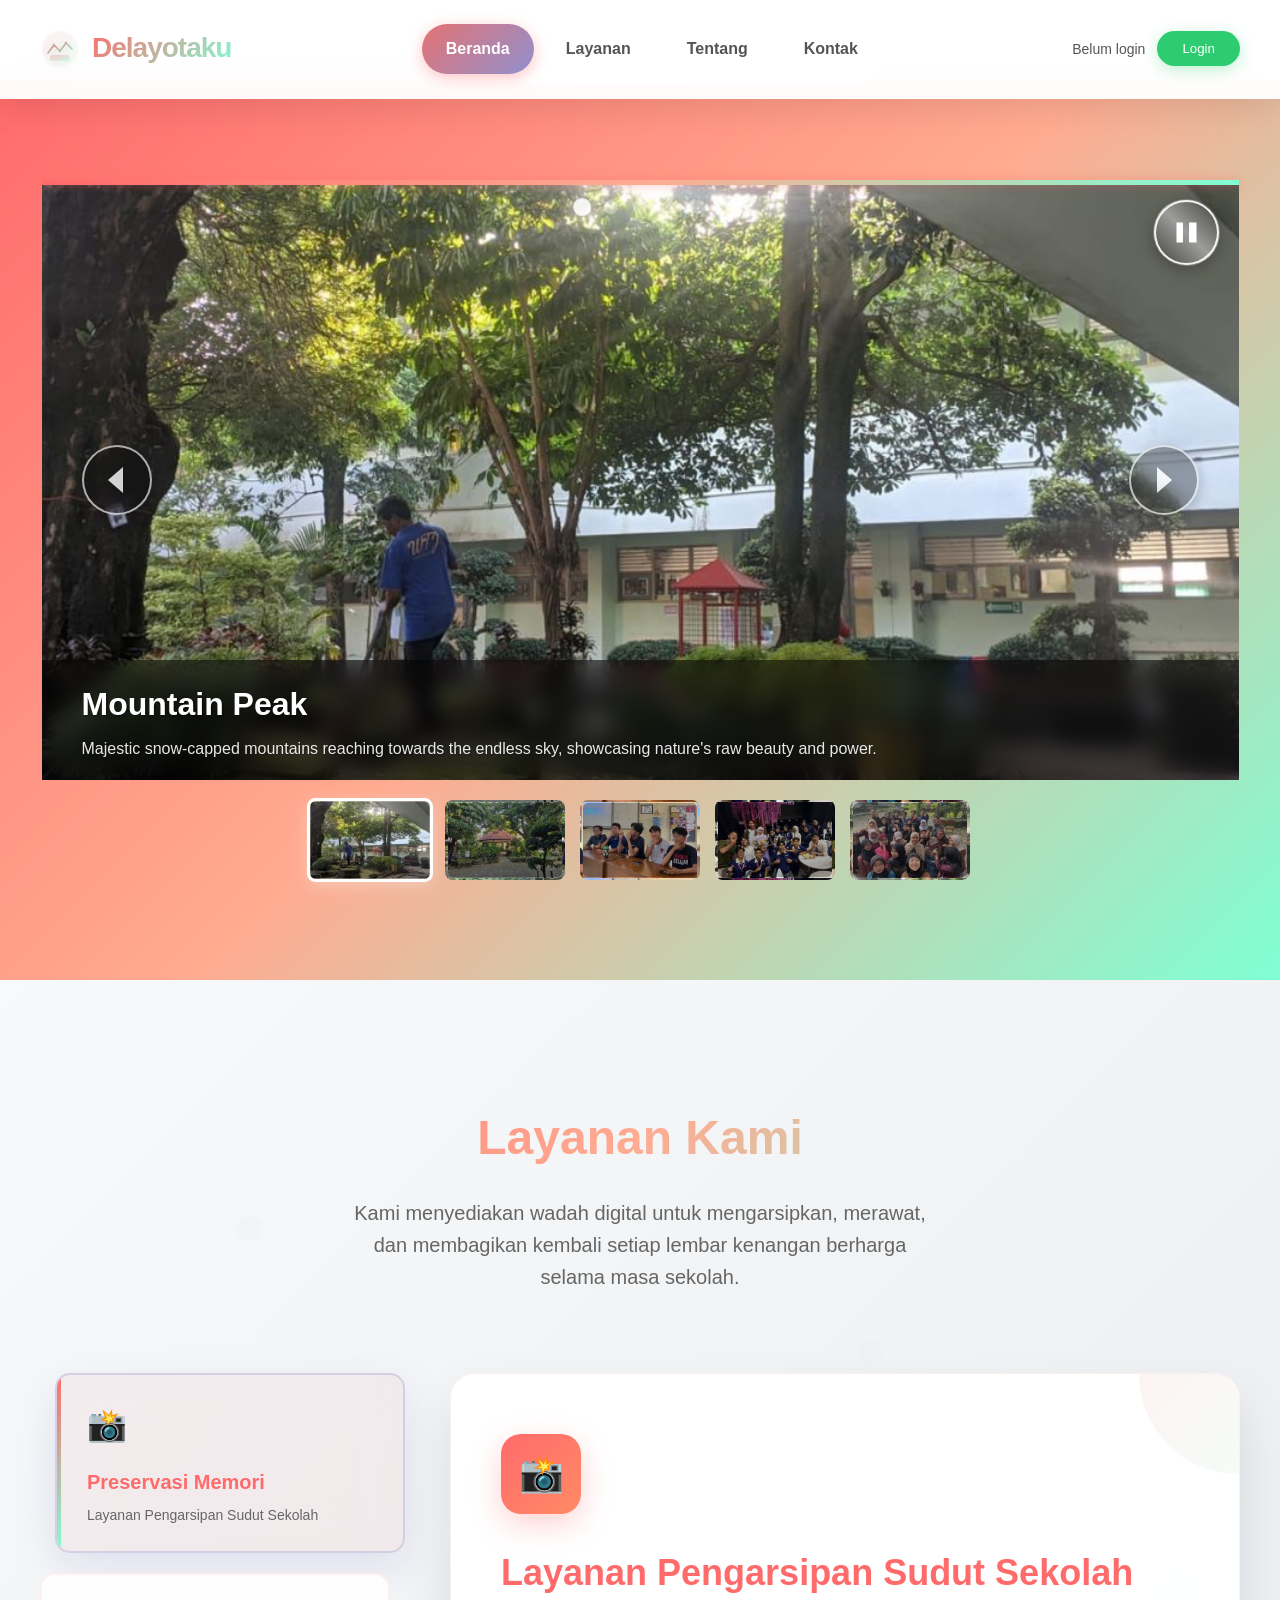
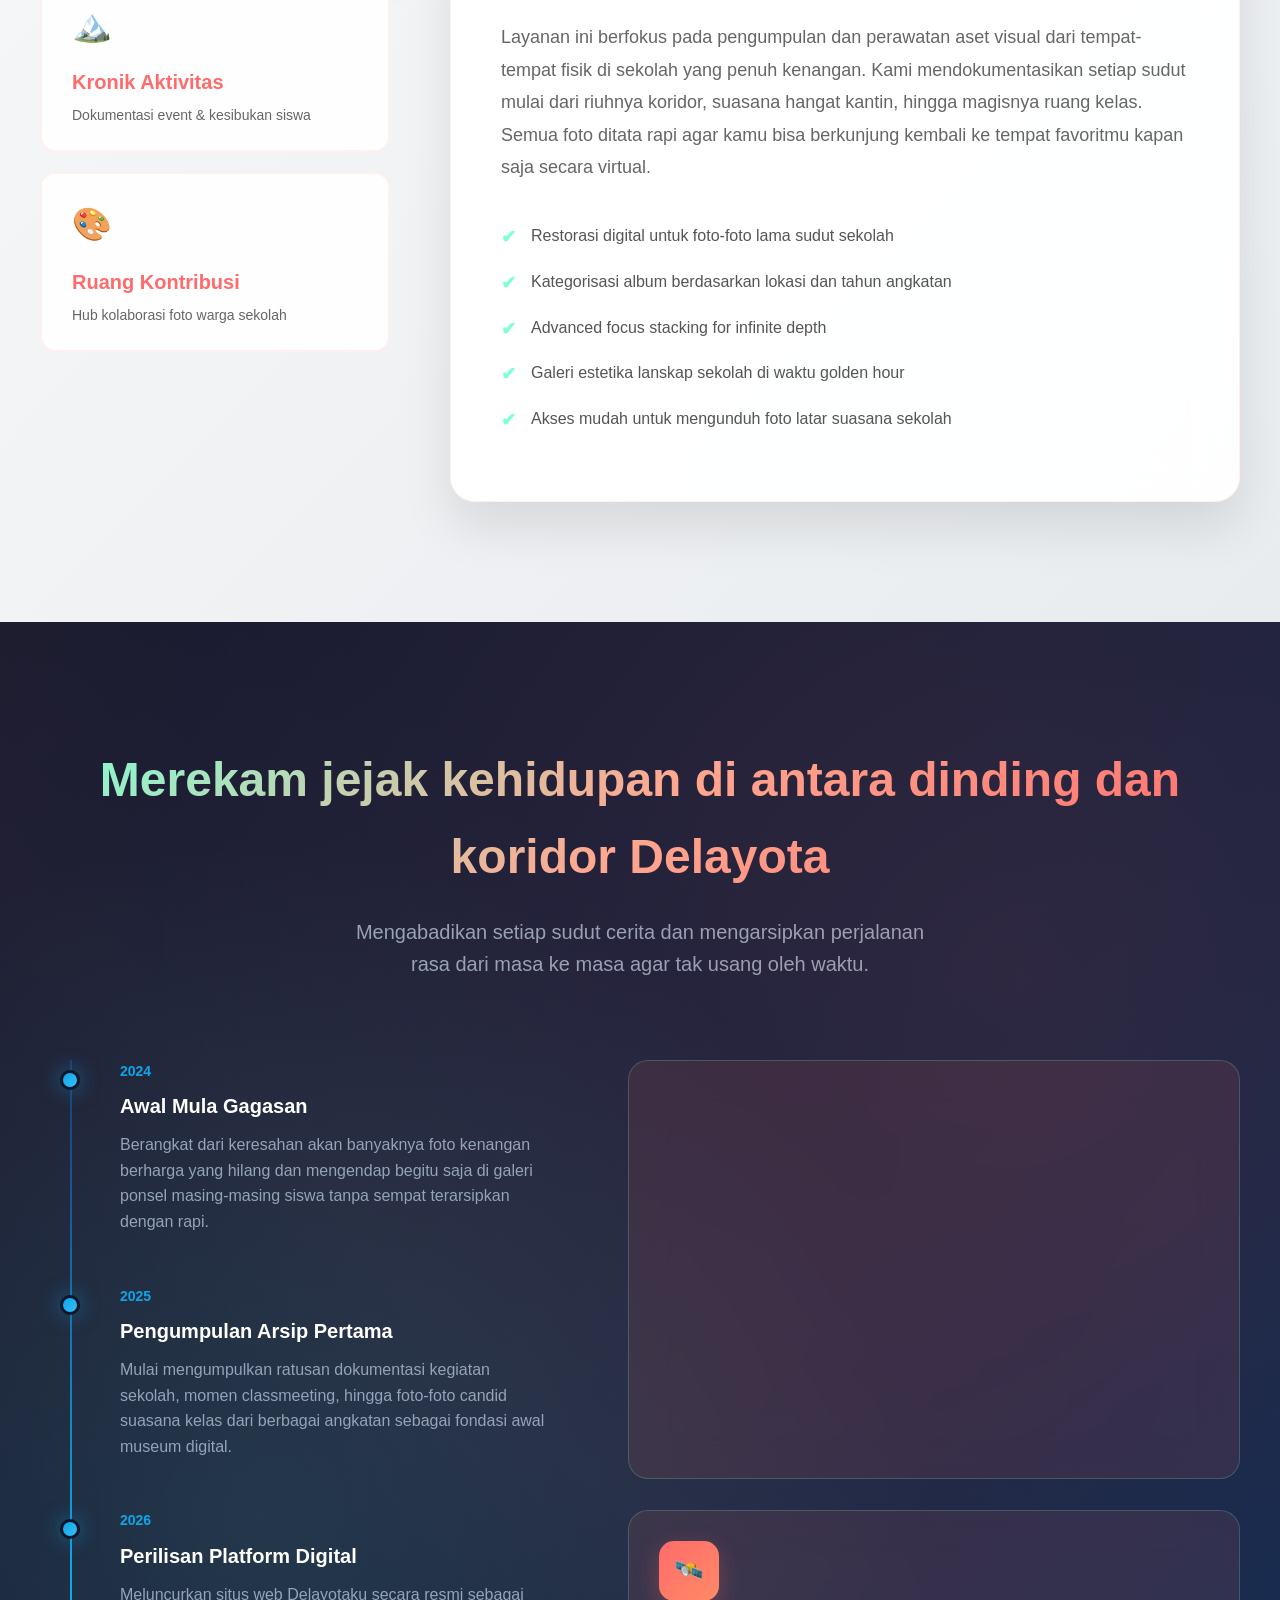
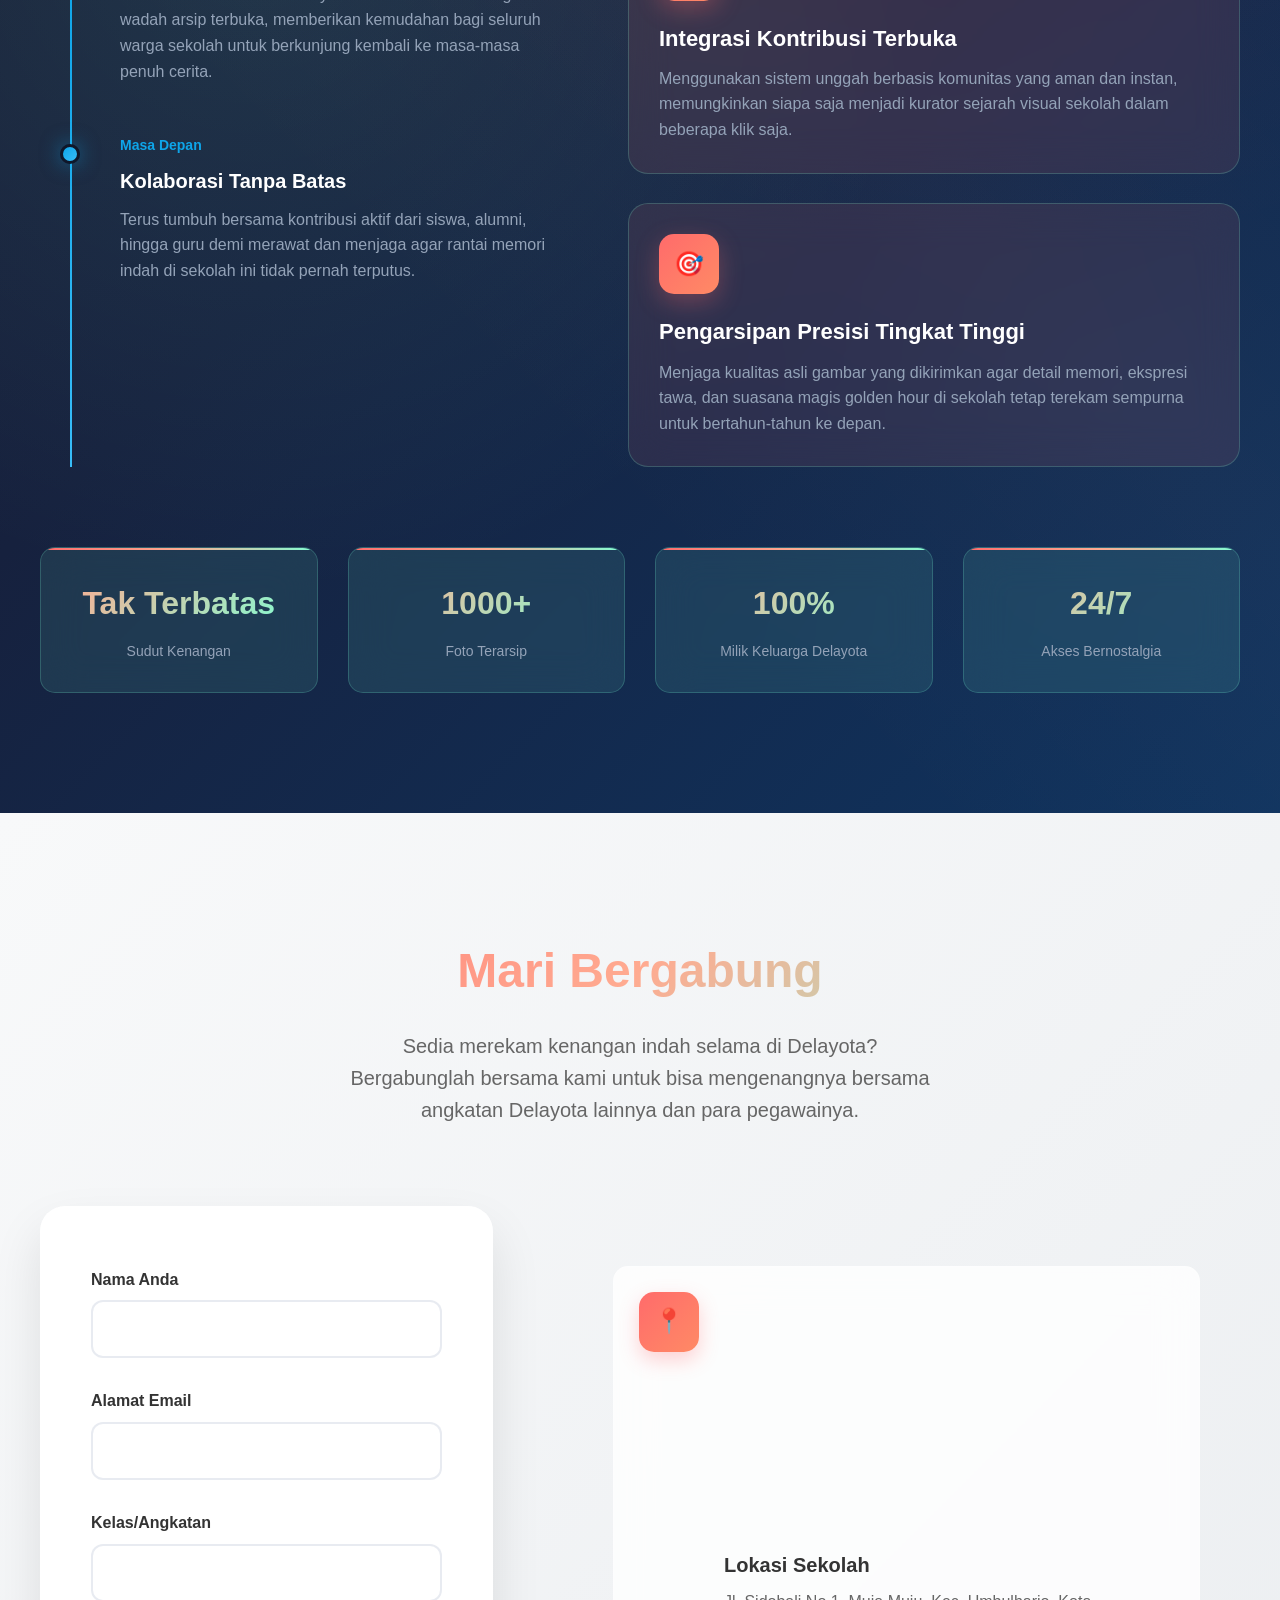
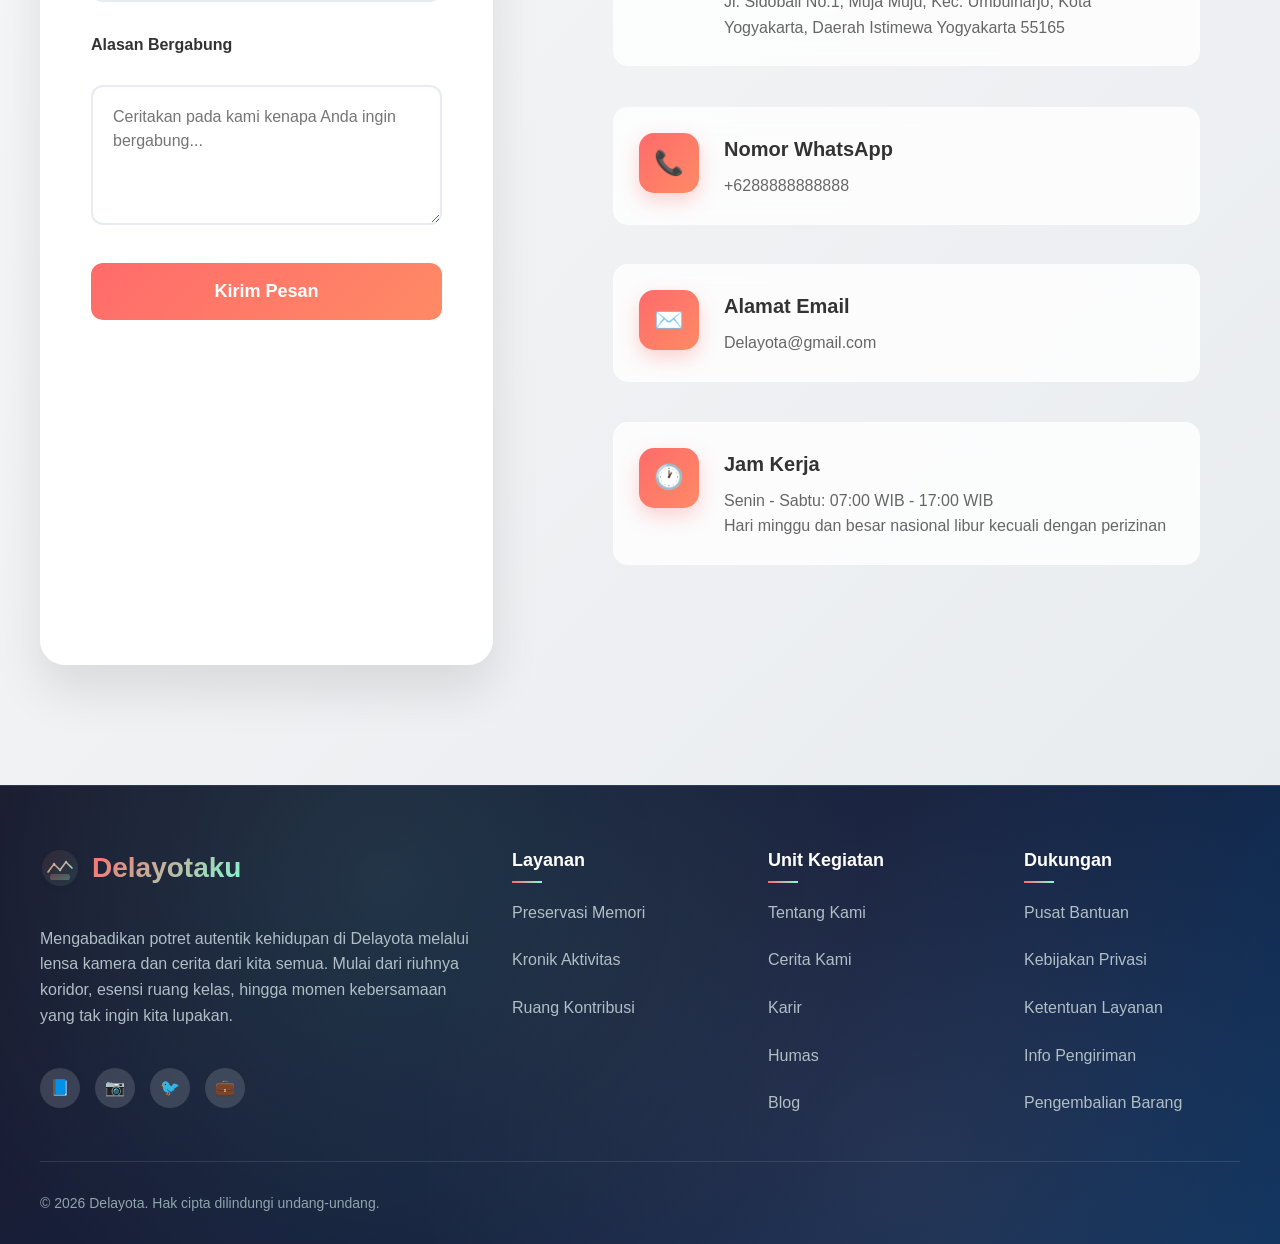
<file: index.html>
<!DOCTYPE html>
<html lang="en">
<head>
    <meta charset="UTF-8">
    <meta name="viewport" content="width=device-width, initial-scale=1.0">
    <head>
        <!-- Taruh di antara kode head yang lain -->
        <link rel="icon" href="images/delayota.png">
    </head>   
    <title>Delayotaku</title>
    <link rel="stylesheet" href="templatemo-sleeky-pro.css">
<!-- TemplateMo 598 Sleeky Pro
https://templatemo.com/tm-598-sleeky-pro
-->
    <style>
        /* Menormalkan kembali kolom textarea agar tidak bocor warna merah */
        .form-group textarea {
            background: #ffffff !important;        /* Memaksa background menjadi putih solid, bukan transparan */
            backdrop-filter: none !important;      /* Mematikan efek blur yang bikin warna merah di belakangnya bocor masuk */
            color: #333333 !important;
            
            /* MEMPERBAIKI TEKS MULAI DARI KIRI ATAS */
            text-align: left !important;           /* Mengunci teks agar mulai dari kiri */
            line-height: 1.5 !important;           /* Menjaga kenyamanan jarak antar baris teks */
            padding: 18px 20px !important;         /* Mengikuti padding asli template kamu supaya tetap estetik */
        }
        
        /* Memastikan saat kolom diklik (focus), background-nya tetap putih bersih */
        .form-group textarea:focus {
            background: #ffffff !important;
            backdrop-filter: none !important;
        }
                /* 1. MENGATUR TEKS INDIKATOR AGAR LEBIH KE BAWAH */
        /* Merapikan posisi teks status agar sejajar vertikal dan bergeser ke kanan */
        /* Mengatur wadah pembungkus tombol agar menjadi flexbox rapi */
        #authArea {
            display: flex !important;
            align-items: center !important;
            gap: 12px !important; /* <--- KUNCI UTAMA: Mengatur jarak mepet antara teks dan tombol sesukamu (misal 8px, 12px, atau 15px) */
        }
        
        /* Mengatur gaya teks indikator login */
        #userinfo {
            display: inline-block !important;
            color: #555 !important;
            font-weight: 500 !important;
            font-size: 14px !important;
            white-space: nowrap !important; /* Mencegah teks patah menjadi dua baris */
            margin: 0 !important; /* Menghapus margin bawaan terdahulu agar tidak bentrok */
        }       
        /* 2. MEMBERI WARNA PADA TOMBOL LOGIN (KAPSUL BIRU/HIJAU ESTETIK) */
        .tombol-login-asli {
            /* Kita beri warna latar belakang (misal biru/toska agar kontras dengan Logout merah) */
            background-color: #2ecc71 !important; /* Hijau segar estetik, atau ganti #3498db jika ingin Biru */
            color: #ffffff !important; /* Warna teks diubah jadi putih agar terbaca */
            border: none !important;
            padding: 10px 25px !important; 
            border-radius: 50px !important;
            font-weight: 500 !important;
            cursor: pointer !important;
            box-shadow: 0 4px 15px rgba(46, 204, 113, 0.3) !important; /* Efek bayangan */
            transition: all 0.3s ease !important;
        }
        .tombol-login-asli:hover {
            background-color: #27ae60 !important; /* Warna agak gelap saat disorot */
            box-shadow: 0 4px 20px rgba(46, 204, 113, 0.5) !important;
        }
        
        /* 3. TOMBOL LOGOUT MERAH (TETAP SAMA SEPERTI KEMARIN) */
        .tombol-logout {
            background-color: #e74c3c !important; 
            background-image: none !important;
            color: #ffffff !important;
            border: none !important; 
            padding: 10px 25px !important; 
            border-radius: 50px !important; 
            font-weight: 500 !important;
            cursor: pointer !important;
            box-shadow: 0 4px 15px rgba(231, 76, 60, 0.3) !important; 
            transition: all 0.3s ease !important;
        }
        .tombol-logout:hover {
            background-color: #c0392b !important; 
            box-shadow: 0 4px 20px rgba(231, 76, 60, 0.5) !important;
        }
    </style>
</head>
<body>
    <!-- Header -->
    <header class="header" id="header">
        <nav class="nav-container">
            <a href="#home" class="logo-container">
                <svg class="logo-svg" viewBox="0 0 100 100" xmlns="http://www.w3.org/2000/svg">
                    <defs>
                        <linearGradient id="logoGradient" x1="0%" y1="0%" x2="100%" y2="100%">
                            <stop offset="0%" style="stop-color:#FF6B6B"/>
                            <stop offset="100%" style="stop-color:#7FFFD4"/>
                        </linearGradient>
                    </defs>
                    <circle cx="50" cy="50" r="45" fill="url(#logoGradient)" opacity="0.1"/>
                    <path d="M20 60 L35 40 L50 55 L65 35 L80 50" stroke="url(#logoGradient)" stroke-width="4" fill="none" stroke-linecap="round" stroke-linejoin="round"/>
                    <circle cx="35" cy="40" r="3" fill="url(#logoGradient)"/>
                    <circle cx="50" cy="55" r="3" fill="url(#logoGradient)"/>
                    <circle cx="65" cy="35" r="3" fill="url(#logoGradient)"/>
                    <rect x="25" y="65" width="50" height="15" rx="7" fill="url(#logoGradient)" opacity="0.3"/>
                </svg>
                <span class="logo-text">Delayotaku</span>
            </a>
            <ul class="nav-menu" id="navMenu">
                <li><a href="#home" class="nav-link active">Beranda</a></li>
                <li><a href="#services" class="nav-link">Layanan</a></li>
                <li><a href="#about" class="nav-link">Tentang</a></li>
                <li><a href="#contact" class="nav-link">Kontak</a></li>
            </ul>
            <div id="authArea">
                <span id="userinfo">Belum login</span>
                <button onclick="goLogin()" class="nav-cta">Login</button>
            </div>
            <button class="hamburger" id="hamburger">
                <span></span>
                <span></span>
                <span></span>
            </button>
        </nav>
    </header>

    <!-- Hero Section with Slider -->
    <section id="home" class="hero">
        <div class="slider-container">
            <div class="progress-ring">
                <div class="progress-bar" id="progressBar"></div>
            </div>
            
            <div class="slider-stage" id="sliderStage"></div>
            <!-- You can edit slider images in JS file -->
            <!-- Edit templatemo-sleeky-scripts.js for image path / image filenames -->
            <div class="text-overlay" id="textOverlay">
                <h2 class="slide-title" id="slideTitle">Mountain Peak</h2>
                <p class="slide-description" id="slideDescription">Majestic snow-capped mountains reaching towards the endless sky, showcasing nature's raw beauty and power.</p>
            </div>
            
            <button class="nav-arrow prev" id="prevArrow" aria-label="Previous"></button>
            <button class="nav-arrow next" id="nextArrow" aria-label="Next"></button>
            
            <div class="controls">
                <button class="control-btn play-pause-btn" id="playPauseBtn" title="Play/Pause">
                    <span class="play-icon"></span>
                    <span class="pause-icon"></span>
                </button>
            </div>
            
            <div class="dots" id="dots"></div>
            <div class="thumbnails-container" id="thumbnails"></div>
        </div>
    </section>

    <!-- Services Section -->
    <section id="services" class="section services">
        <div class="section-container">
            <div class="section-header">
                <h2 class="section-title">Layanan Kami</h2>
                <p class="section-subtitle">Kami menyediakan wadah digital untuk mengarsipkan, merawat, dan membagikan kembali setiap lembar kenangan berharga selama masa sekolah.</p>
            </div>
            
            <div class="services-container">
                <div class="services-tabs">
                    <div class="service-tab active" data-service="photography">
                        <span class="service-tab-icon">📸</span>
                        <h3>Preservasi Memori</h3>
                        <p>Layanan Pengarsipan Sudut Sekolah</p>
                    </div>
                    
                    <div class="service-tab" data-service="expeditions">
                        <span class="service-tab-icon">🏔️</span>
                        <h3>Kronik Aktivitas</h3>
                        <p>Dokumentasi event & kesibukan siswa</p>
                    </div>
                    
                    <div class="service-tab" data-service="prints">
                        <span class="service-tab-icon">🎨</span>
                        <h3>Ruang Kontribusi</h3>
                        <p>Hub kolaborasi foto warga sekolah</p>
                    </div>
                </div>
                
                <div class="services-content">
                    <div class="service-content active" id="photography">
                        <div class="service-content-icon">📸</div>
                        <h2>Layanan Pengarsipan Sudut Sekolah</h2>
                        <p>Layanan ini berfokus pada pengumpulan dan perawatan aset visual dari tempat-tempat fisik di sekolah yang penuh kenangan. Kami mendokumentasikan setiap sudut mulai dari riuhnya koridor, suasana hangat kantin, hingga magisnya ruang kelas. Semua foto ditata rapi agar kamu bisa berkunjung kembali ke tempat favoritmu kapan saja secara virtual.</p>
                        <ul class="service-features">
                            <li>Restorasi digital untuk foto-foto lama sudut sekolah</li>
                            <li>Kategorisasi album berdasarkan lokasi dan tahun angkatan</li>
                            <li>Advanced focus stacking for infinite depth</li>
                            <li>Galeri estetika lanskap sekolah di waktu golden hour</li>
                            <li>Akses mudah untuk mengunduh foto latar suasana sekolah</li>
                        </ul>
                    </div>
                    
                    <div class="service-content" id="expeditions">
                        <div class="service-content-icon">🏔️</div>
                        <h2>Layanan Kilas Balik Agenda Sekolah</h2>
                        <p>Melalui layanan Kronik Aktivitas, kami merangkum seluruh dinamika kegiatan yang pernah menghidupkan suasana sekolah. Mulai dari ketegangan saat classmeeting, kemeriahan panggung pensi, khidmatnya upacara bendera, hingga momen-momen candid saat kerja kelompok. Kami memastikan tidak ada momen besar yang terlupakan.</p>
                        <ul class="service-features">
                            <li>Pengarsipan dokumentasi acara OSIS dan Ekstrakurikuler</li>
                            <li>Penyusunan linimasa foto kegiatan dari awal masuk hingga lulus</li>
                            <li>Fitur pencarian foto berdasarkan nama event atau tahun kegiatan</li>
                            <li>Ruang pameran visual untuk momen di balik layar tugas sekolah</li>
                        </ul>
                    </div>
                    
                    <div class="service-content" id="prints">
                        <div class="service-content-icon">🎨</div>
                        <h2>Layanan Kontribusi Terbuka & Kolektif</h2>
                        <p>Layanan utama kami yang berbasis komunitas, di mana siapa saja (siswa, alumni, maupun guru) bisa ikut bertindak sebagai kurator sejarah sekolah. Kamu bisa langsung mengunggah foto kenangan yang tersimpan di galerimu ke dalam website ini. Setiap kontribusi akan melalui sistem kurasi agar galeri bersama kita tetap nyaman dinikmati.</p>
                        <ul class="service-features">
                            <li>Sistem unggah foto instan (mendukung JPEG, PNG, dan RAW)</li>
                            <li>Opsi pengiriman foto secara anonim demi privasi kontributor</li>
                            <li>Fitur penyematan takarir (caption) cerita di balik foto</li>
                            <li>Manajemen kurasi berkala untuk menjaga kualitas konten galeri</li>
                        </ul>
                    </div>
                </div>
            </div>
        </div>
    </section>

    <!-- About Section -->
    <section id="about" class="section about">
        <div class="section-container">
            <div class="section-header">
                <h2 class="section-title">Merekam jejak kehidupan di antara dinding dan koridor Delayota</h2>
                <p class="section-subtitle">Mengabadikan setiap sudut cerita dan mengarsipkan perjalanan rasa dari masa ke masa agar tak usang oleh waktu.</p>
            </div>
            
            <div class="about-grid">
                <div class="about-timeline">
                    <div class="timeline-line"></div>
                    
                    <div class="timeline-item">
                        <div class="timeline-dot"></div>
                        <div class="timeline-year">2024</div>
                        <div class="timeline-title">Awal Mula Gagasan</div>
                        <div class="timeline-description">Berangkat dari keresahan akan banyaknya foto kenangan berharga yang hilang dan mengendap begitu saja di galeri ponsel masing-masing siswa tanpa sempat terarsipkan dengan rapi.</div>
                    </div>
                    
                    <div class="timeline-item">
                        <div class="timeline-dot"></div>
                        <div class="timeline-year">2025</div>
                        <div class="timeline-title">Pengumpulan Arsip Pertama</div>
                        <div class="timeline-description">Mulai mengumpulkan ratusan dokumentasi kegiatan sekolah, momen classmeeting, hingga foto-foto candid suasana kelas dari berbagai angkatan sebagai fondasi awal museum digital.</div>
                    </div>
                    
                    <div class="timeline-item">
                        <div class="timeline-dot"></div>
                        <div class="timeline-year">2026</div>
                        <div class="timeline-title">Perilisan Platform Digital</div>
                        <div class="timeline-description">Meluncurkan situs web Delayotaku secara resmi sebagai wadah arsip terbuka, memberikan kemudahan bagi seluruh warga sekolah untuk berkunjung kembali ke masa-masa penuh cerita.</div>
                    </div>
                    
                    <div class="timeline-item">
                        <div class="timeline-dot"></div>
                        <div class="timeline-year">Masa Depan</div>
                        <div class="timeline-title">Kolaborasi Tanpa Batas</div>
                        <div class="timeline-description">Terus tumbuh bersama kontribusi aktif dari siswa, alumni, hingga guru demi merawat dan menjaga agar rantai memori indah di sekolah ini tidak pernah terputus.</div>
                    </div>
                </div>
                
                <div class="about-tech">
                    <div class="tech-card">
                        <iframe width="550" height="350" src="https://www.youtube.com/embed/LzTHGu1_uWg" title="APA YANG SEBENARNYA TERJADI PADA INDONESIA?" frameborder="0" allow="accelerometer; autoplay; clipboard-write; encrypted-media; gyroscope; picture-in-picture; web-share" referrerpolicy="strict-origin-when-cross-origin" allowfullscreen></iframe>
                    </div>
                    
                    <div class="tech-card">
                        <div class="tech-icon">🛰️</div>
                        <div class="tech-title">Integrasi Kontribusi Terbuka</div>
                        <div class="tech-description">Menggunakan sistem unggah berbasis komunitas yang aman dan instan, memungkinkan siapa saja menjadi kurator sejarah visual sekolah dalam beberapa klik saja.</div>
                    </div>
                    
                    <div class="tech-card">
                        <div class="tech-icon">🎯</div>
                        <div class="tech-title">Pengarsipan Presisi Tingkat Tinggi</div>
                        <div class="tech-description">Menjaga kualitas asli gambar yang dikirimkan agar detail memori, ekspresi tawa, dan suasana magis golden hour di sekolah tetap terekam sempurna untuk bertahun-tahun ke depan.</div>
                    </div>
                </div>
            </div>

            <div class="stats-futuristic">
                <div class="stat-futuristic">
                    <h4>Tak Terbatas</h4>
                    <p>Sudut Kenangan</p>
                </div>
                <div class="stat-futuristic">
                    <h4>1000+</h4>
                    <p>Foto Terarsip</p>
                </div>
                <div class="stat-futuristic">
                    <h4>100%</h4>
                    <p>Milik Keluarga Delayota</p>
                </div>
                <div class="stat-futuristic">
                    <h4>24/7</h4>
                    <p>Akses Bernostalgia</p>
                </div>
            </div>
        </div>
    </section>

    <!-- Contact Section -->
    <section id="contact" class="section contact">
        <div class="section-container">
            <div class="section-header">
                <h2 class="section-title">Mari Bergabung</h2>
                <p class="section-subtitle">Sedia merekam kenangan indah selama di Delayota? Bergabunglah bersama kami untuk bisa mengenangnya bersama angkatan Delayota lainnya dan para pegawainya.</p>
            </div>
            
            <div class="contact-content">
                <div class="contact-form">
                    <form id="contactForm">
                        <div class="form-group">
                            <label for="name">Nama Anda</label>
                            <input type="text" id="name" name="name" required>
                        </div>
                        
                        <div class="form-group">
                            <label for="email">Alamat Email</label>
                            <input type="email" id="email" name="email" required>
                        </div>
                        
                        <div class="form-group">
                            <label for="subject">Kelas/Angkatan</label>
                            <input type="text" id="subject" name="subject" required>
                        </div>
                        
                        <div class="form-group">
                            <label for="message">Alasan Bergabung</label>
                            <textarea id="message" name="message" placeholder="Ceritakan pada kami kenapa Anda ingin bergabung..." required></textarea>
                        </div>
                        
                        <button type="submit" class="submit-btn">Kirim Pesan</button>
                    </form>
                </div>
                
                <div class="contact-info">
                    <div class="contact-item">
                        <div class="contact-icon">📍</div>
                        <div class="contact-details">
                            <iframe src="https://www.google.com/maps/embed?pb=!1m18!1m12!1m3!1d3952.899631927269!2d110.39281007464348!3d-7.800449992219699!2m3!1f0!2f0!3f0!3m2!1i1024!2i768!4f13.1!3m3!1m2!1s0x2e7a57669d43fe55%3A0x75fae1bb400d4da5!2sSMA%20Negeri%208%20Yogyakarta!5e0!3m2!1sid!2sid!4v1782186887250!5m2!1sid!2sid" width="450" height="250" style="border:0;" allowfullscreen="" loading="lazy" referrerpolicy="no-referrer-when-downgrade"></iframe>
                            <h4>Lokasi Sekolah</h4>
                            <p>Jl. Sidobali No.1, Muja Muju, Kec. Umbulharjo, Kota Yogyakarta, Daerah Istimewa Yogyakarta 55165</p>
                        </div>
                    </div>
                    
                    <div class="contact-item">
                        <div class="contact-icon">📞</div>
                        <div class="contact-details">
                            <h4>Nomor WhatsApp</h4>
                            <p>+6288888888888</p>
                        </div>
                    </div>
                    
                    <div class="contact-item">
                        <div class="contact-icon">✉️</div>
                        <div class="contact-details">
                            <h4>Alamat Email</h4>
                            <p>Delayota@gmail.com</p>
                        </div>
                    </div>
                    
                    <div class="contact-item">
                        <div class="contact-icon">🕐</div>
                        <div class="contact-details">
                            <h4>Jam Kerja</h4>
                            <p>Senin - Sabtu: 07:00 WIB - 17:00 WIB<br> Hari minggu dan besar nasional libur kecuali dengan perizinan</p>
                        </div>
                    </div>
                </div>
            </div>
        </div>
    </section>

    <!-- Footer -->
    <footer class="footer">
        <div class="footer-content">
            <div class="footer-main">
                <div class="footer-brand">
                    <div class="footer-logo">
                        <svg class="logo-svg" viewBox="0 0 100 100" xmlns="http://www.w3.org/2000/svg">
                            <defs>
                                <linearGradient id="footerLogoGradient" x1="0%" y1="0%" x2="100%" y2="100%">
                                    <stop offset="0%" style="stop-color:#FF6B6B"/>
                                    <stop offset="100%" style="stop-color:#7FFFD4"/>
                                </linearGradient>
                            </defs>
                            <circle cx="50" cy="50" r="45" fill="url(#footerLogoGradient)" opacity="0.1"/>
                            <path d="M20 60 L35 40 L50 55 L65 35 L80 50" stroke="url(#footerLogoGradient)" stroke-width="4" fill="none" stroke-linecap="round" stroke-linejoin="round"/>
                            <circle cx="35" cy="40" r="3" fill="url(#footerLogoGradient)"/>
                            <circle cx="50" cy="55" r="3" fill="url(#footerLogoGradient)"/>
                            <circle cx="65" cy="35" r="3" fill="url(#footerLogoGradient)"/>
                            <rect x="25" y="65" width="50" height="15" rx="7" fill="url(#footerLogoGradient)" opacity="0.3"/>
                        </svg>
                        <span class="footer-logo-text">Delayotaku</span>
                    </div>
                    <p class="footer-description">Mengabadikan potret autentik kehidupan di Delayota melalui lensa kamera dan cerita dari kita semua. Mulai dari riuhnya koridor, esensi ruang kelas, hingga momen kebersamaan yang tak ingin kita lupakan.</p>
                    <div class="footer-social">
                        <a href="#" class="social-link">📘</a>
                        <a href="#" class="social-link">📷</a>
                        <a href="#" class="social-link">🐦</a>
                        <a href="#" class="social-link">💼</a>
                    </div>
                </div>
                
                <div class="footer-section">
                    <h4>Layanan</h4>
                    <div class="footer-links">
                        <a href="#" class="footer-link">Preservasi Memori</a>
                        <a href="#" class="footer-link">Kronik Aktivitas</a>
                        <a href="#" class="footer-link">Ruang Kontribusi</a>
                    </div>
                </div>
                
                <div class="footer-section">
                    <h4>Unit Kegiatan</h4>
                    <div class="footer-links">
                        <a href="#" class="footer-link">Tentang Kami</a>
                        <a href="#" class="footer-link">Cerita Kami</a>
                        <a href="#" class="footer-link">Karir</a>
                        <a href="#" class="footer-link">Humas</a>
                        <a href="#" class="footer-link">Blog</a>
                    </div>
                </div>
                
                <div class="footer-section">
                    <h4>Dukungan</h4>
                    <div class="footer-links">
                        <a href="#" class="footer-link">Pusat Bantuan</a>
                        <a href="#" class="footer-link">Kebijakan Privasi</a>
                        <a href="#" class="footer-link">Ketentuan Layanan</a>
                        <a href="#" class="footer-link">Info Pengiriman</a>
                        <a href="#" class="footer-link">Pengembalian Barang</a>
                    </div>
                </div>
            </div>
            
            <div class="footer-bottom">
                <div class="footer-copyright">
                    © 2026 Delayota. Hak cipta dilindungi undang-undang.
                </div>
            </div>
        </div>
    </footer>

<script src="templatemo-sleeky-scripts.js"></script>
<script src="login/welcome.js"></script>

<script>
// Fungsi tombol Login / Logout
function goLogin() {
    if (localStorage.getItem('username')) {
        localStorage.clear(); 
        alert("Kamu telah logout.");
        window.location.reload(); 
    } else {
        window.location.href = "login/index.html";
    }
}

// Logika pembagian tampilan UI berdasarkan status login
const username = localStorage.getItem('username');
const userStatusEl = document.getElementById('userinfo'); 
const loginBtn = document.querySelector('.nav-cta') || document.querySelector('button[onclick="goLogin()"]'); 

if (username) {
    if (userStatusEl) {
        userStatusEl.innerText = 'Selamat Datang, ' + username;
    }
    if (loginBtn) {
        loginBtn.innerText = 'Logout';
        loginBtn.classList.remove('tombol-login-asli'); // Buang gaya putih
        loginBtn.classList.add('tombol-logout');       // Pasang gaya kapsul merah
    }
} else {
    if (userStatusEl) {
        userStatusEl.innerText = 'Belum login';
    }
    if (loginBtn) {
        loginBtn.innerText = 'Login';
        loginBtn.classList.remove('tombol-logout');     // Buang gaya merah jika ada
        loginBtn.classList.add('tombol-login-asli');   // Paksa pasang gaya kapsul rapi
    }
}
</script>
</body>
</html>
</file>
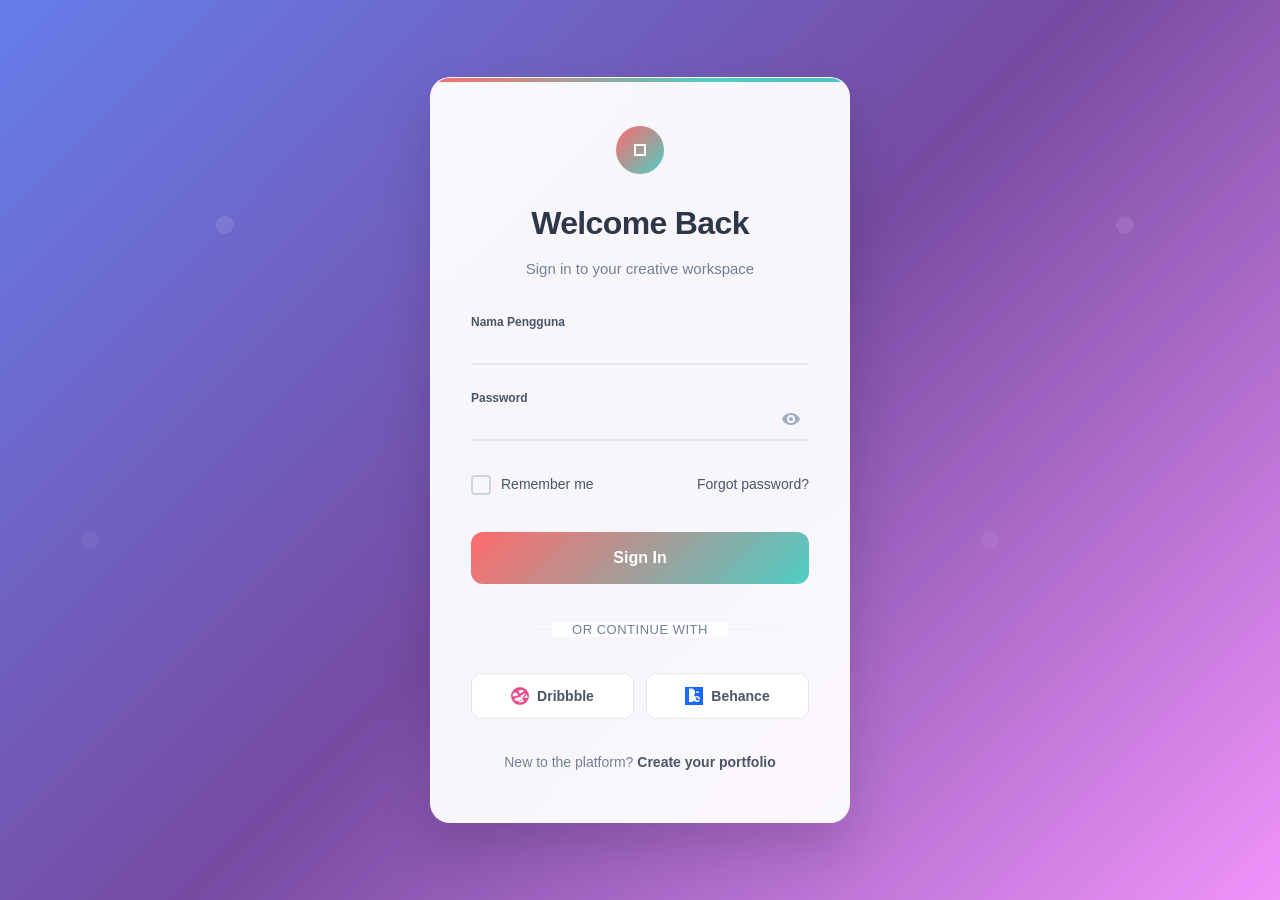
<file: login/index.html>
<!DOCTYPE html>
<html lang="en">
<head>
    <meta charset="UTF-8">
    <meta name="viewport" content="width=device-width, initial-scale=1.0">
    <title>Elegant Portfolio Login</title>
    <link rel="stylesheet" href="style.css">
</head>
<body>
    <div class="login-container">
        <div class="login-card">
            <div class="card-accent"></div>
            
            <div class="login-header">
                <div class="logo">
                    <svg width="48" height="48" viewBox="0 0 48 48" fill="none">
                        <circle cx="24" cy="24" r="24" fill="url(#gradient)"/>
                        <path d="M18 30V18h12v12H18zm2-10v8h8v-8h-8z" fill="white"/>
                        <defs>
                            <linearGradient id="gradient" x1="0%" y1="0%" x2="100%" y2="100%">
                                <stop offset="0%" stop-color="#FF6B6B"/>
                                <stop offset="100%" stop-color="#4ECDC4"/>
                            </linearGradient>
                        </defs>
                    </svg>
                </div>
                <h1>Welcome Back</h1>
                <p>Sign in to your creative workspace</p>
            </div>
            
            <form class="login-form" id="loginForm" novalidate>
                <div class="form-field">
                    <input type="username" id="username" name="username" required="required" autocomplete="username">
                    <label for="username">Nama Pengguna</label>
                    <div class="field-line"></div>
                    <span class="error-message" id="emailError"></span>
                </div>

                <div class="form-field">
                    <input type="password" id="password" name="password" required autocomplete="current-password">
                    <label for="password">Password</label>
                    <button type="button" class="password-reveal" id="passwordToggle" aria-label="Toggle password visibility">
                        <svg class="eye-show" width="20" height="20" viewBox="0 0 20 20" fill="none">
                            <path d="M10 4C5.5 4 1.7 7.3 1 10c.7 2.7 4.5 6 9 6s8.3-3.3 9-6c-.7-2.7-4.5-6-9-6zm0 10a4 4 0 110-8 4 4 0 010 8zm0-6a2 2 0 100 4 2 2 0 000-4z" fill="currentColor"/>
                        </svg>
                        <svg class="eye-hide" width="20" height="20" viewBox="0 0 20 20" fill="none">
                            <path d="M3 3l14 14m-7-7a2 2 0 01-2-2m2 2a2 2 0 002 2m-2-2v.01M10 6a4 4 0 014 4m-4-4a4 4 0 00-4 4m4-4V4m0 10v2m4-6c.7-2.7-3.3-6-8-6m8 6c-.7 2.7-4.5 6-9 6" stroke="currentColor" stroke-width="1.5" stroke-linecap="round" stroke-linejoin="round"/>
                        </svg>
                    </button>
                    <div class="field-line"></div>
                    <span class="error-message" id="passwordError"></span>
                </div>

                <div class="form-actions">
                    <label class="remember-checkbox">
                        <input type="checkbox" id="remember" name="remember">
                        <span class="checkbox-custom">
                            <svg width="12" height="10" viewBox="0 0 12 10" fill="none">
                                <path d="M1 5l3 3 7-7" stroke="currentColor" stroke-width="2" stroke-linecap="round" stroke-linejoin="round"/>
                            </svg>
                        </span>
                        <span class="checkbox-label">Remember me</span>
                    </label>
                    <a href="#" class="forgot-password">Forgot password?</a>
                </div>

                <button type="submit" class="signin-button">
                    <span class="button-text">Sign In</span>
                    <div class="button-loader">
                        <div class="loader-circle"></div>
                    </div>
                </button>
            </form>

            <div class="auth-divider">
                <span>or continue with</span>
            </div>

            <div class="social-auth">
                <button type="button" class="social-button dribbble">
                    <svg width="18" height="18" viewBox="0 0 18 18" fill="none">
                        <circle cx="9" cy="9" r="9" fill="#EA4C89"/>
                        <path d="M14.4 6.3c-.8 1.8-2 3.4-3.4 4.6-.4-.8-.9-1.6-1.4-2.3 1.5-.6 2.9-1.4 4.2-2.3h.6zm-1.8-1.8c-1.2.8-2.4 1.5-3.7 2-.5-.9-1.1-1.8-1.7-2.6 1.8-.8 3.6-1.2 5.4-.6v1.2zm-6.9 1.2c.6.8 1.2 1.7 1.7 2.6-1.8.7-3.7 1.1-5.7 1.1v-.3c0-1.2.3-2.4.9-3.4H6zm-.9 5.1c2-.1 3.9-.5 5.7-1.2.5.8 1 1.6 1.4 2.5-1.5 1.2-3.4 1.9-5.4 1.9-1.2 0-2.3-.3-3.3-.9.5-.8 1-1.6 1.6-2.3zm2.4 3.6c1.8-.1 3.5-.8 4.8-2 .4.7.7 1.4 1 2.2-1.6.8-3.4 1-5.1.6-.2-.9-.5-1.8-.7-2.8zm5.4-3.3c1.3-1.1 2.4-2.5 3.1-4.1.5 1.1.8 2.3.8 3.5 0 .2 0 .4-.1.6-1.3 0-2.6-.3-3.8-1z" fill="white"/>
                    </svg>
                    Dribbble
                </button>
                
                <button type="button" class="social-button behance">
                    <svg width="18" height="18" viewBox="0 0 18 18" fill="none">
                        <rect width="18" height="18" fill="#1769FF"/>
                        <path d="M6.2 7.5c.5 0 .9-.4.9-.9s-.4-.9-.9-.9H4v1.8h2.2zm0 3c.8 0 1.4-.6 1.4-1.4s-.6-1.4-1.4-1.4H4v2.8h2.2zm4.8-6H14v1.2h-3V4.5zM4 3v12h2.2c2.2 0 4-1.8 4-4 0-1.1-.4-2.1-1.2-2.8.8-.7 1.2-1.7 1.2-2.8 0-2.2-1.8-4-4-4H4zm8 6c-1.7 0-3 1.3-3 3s1.3 3 3 3c1.4 0 2.6-.9 2.9-2.2h-1.3c-.2.4-.6.7-1.1.7-.8 0-1.5-.7-1.5-1.5h4c0-1.7-1.3-3-3-3zm0 1.2c.8 0 1.5.7 1.5 1.5h-3c0-.8.7-1.5 1.5-1.5z" fill="white"/>
                    </svg>
                    Behance
                </button>
            </div>

            <div class="signup-prompt">
                <span>New to the platform? </span>
                <a href="#" class="signup-link">Create your portfolio</a>
            </div>

            <div class="success-state" id="successMessage">
                <div class="success-visual">
                    <svg width="40" height="40" viewBox="0 0 40 40" fill="none">
                        <circle cx="20" cy="20" r="20" fill="url(#successGradient)"/>
                        <path d="M12 20l6 6 10-10" stroke="white" stroke-width="2.5" stroke-linecap="round" stroke-linejoin="round"/>
                        <defs>
                            <linearGradient id="successGradient" x1="0%" y1="0%" x2="100%" y2="100%">
                                <stop offset="0%" stop-color="#4ECDC4"/>
                                <stop offset="100%" stop-color="#44A08D"/>
                            </linearGradient>
                        </defs>
                    </svg>
                </div>
                <h3>Welcome back!</h3>
                <p>Taking you to your creative dashboard...</p>
            </div>
        </div>
    </div>

    <script src="login.js"></script>
</body>
</html>
</file>
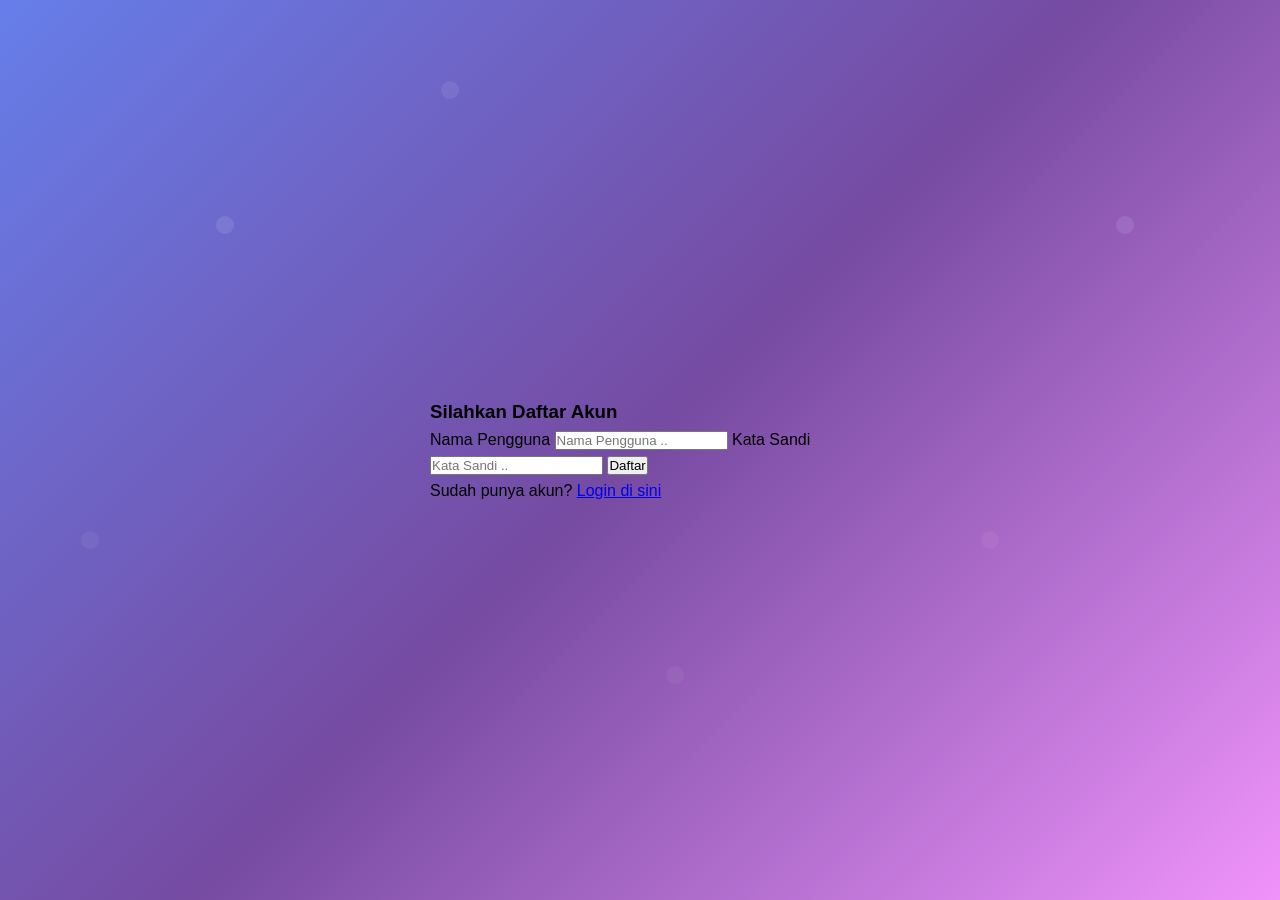
<file: login/register.html>
<!DOCTYPE html>
<html lang="id">
<head>
    <meta charset="UTF-8">
    <meta name="viewport" content="width=device-width, initial-scale=1.0">
    <title>Daftar Akun Baru</title>
    <link rel="stylesheet" href="style.css">
</head>
<body>
    <div class="login-container">
        <h3>Silahkan Daftar Akun</h3>
        <form id="registerForm">
            <label for="username">Nama Pengguna</label>
            <input type="text" id="username" name="username" placeholder="Nama Pengguna .." required="required" autocomplete="username">
            
            <label for="password">Kata Sandi</label>
            <input type="password" id="password" name="password" placeholder="Kata Sandi .." required="required">
            
            <button type="submit" id="btnRegister">Daftar</button>
        </form>
        <p>Sudah punya akun? <a href="index.html">Login di sini</a></p>
    </div>

    <script src="register.js"></script>
</body>
</html>
</file>
<file: templatemo-sleeky-pro.css>
/* Sleeky Pro - Premium Photography Template Styles */

/*

TemplateMo 598 Sleeky Pro

https://templatemo.com/tm-598-sleeky-pro

*/
* {
    margin: 0;
    padding: 0;
    box-sizing: border-box;
}

body {
    font-family: 'Segoe UI', Tahoma, Geneva, Verdana, sans-serif;
    line-height: 1.6;
    color: #333;
    overflow-x: hidden;
}

html {
    scroll-behavior: smooth;
}

/* Header Styles */
.header {
    position: fixed;
    top: 0;
    width: 100%;
    background: rgba(255, 255, 255, 0.95);
    backdrop-filter: blur(20px);
    border-bottom: 1px solid rgba(255, 255, 255, 0.2);
    box-shadow: 0 8px 32px rgba(0, 0, 0, 0.1);
    z-index: 1000;
    padding: 0 20px;
    transition: all 0.3s ease;
}

.header.scrolled {
    background: rgba(255, 255, 255, 0.98);
    backdrop-filter: blur(25px);
    box-shadow: 0 12px 40px rgba(0, 0, 0, 0.15);
}

.nav-container {
    max-width: 1200px;
    margin: 0 auto;
    display: flex;
    justify-content: space-between;
    align-items: center;
    padding: 15px 0;
}

.logo-container {
    display: flex;
    align-items: center;
    gap: 12px;
    text-decoration: none;
}

.logo-svg {
    width: 40px;
    height: 40px;
    filter: drop-shadow(0 2px 4px rgba(0, 0, 0, 0.1));
}

.logo-text {
    font-size: 28px;
    font-weight: 700;
    background: linear-gradient(135deg, #FF6B6B, #7FFFD4);
    -webkit-background-clip: text;
    -webkit-text-fill-color: transparent;
    background-clip: text;
    letter-spacing: -1px;
}

.nav-menu {
    display: flex;
    list-style: none;
    gap: 8px;
    background: rgba(255, 255, 255, 0.8);
    padding: 8px;
    border-radius: 50px;
    backdrop-filter: blur(10px);
    border: 1px solid rgba(255, 255, 255, 0.3);
}

.nav-menu li {
    position: relative;
}

.nav-menu a {
    color: #555;
    text-decoration: none;
    transition: all 0.3s ease;
    font-weight: 600;
    padding: 12px 24px;
    border-radius: 25px;
    position: relative;
    display: block;
}

.nav-menu a:hover {
    color: #FF6B6B;
    background: rgba(255, 107, 107, 0.1);
}

.nav-menu a.active {
    color: white;
    background: linear-gradient(135deg, #E57373, #9090CF);
    box-shadow: 0 4px 15px rgba(255, 107, 107, 0.4);
}

.hamburger {
    display: none;
    flex-direction: column;
    cursor: pointer;
    background: none;
    border: none;
    padding: 8px;
    border-radius: 8px;
    transition: background 0.3s ease;
}

.hamburger:hover {
    background: rgba(255, 107, 107, 0.1);
}

.hamburger span {
    width: 25px;
    height: 3px;
    background: #555;
    margin: 3px 0;
    transition: 0.3s;
    border-radius: 2px;
}

.hamburger.active span:nth-child(1) {
    transform: rotate(-45deg) translate(-5px, 6px);
}

.hamburger.active span:nth-child(2) {
    opacity: 0;
}

.hamburger.active span:nth-child(3) {
    transform: rotate(45deg) translate(-5px, -6px);
}

/* Hero Section with Slider */
.hero {
	margin-top: 80px;
    min-height: 100vh;
    background: linear-gradient(135deg, #FF6B6B 0%, #FFAB91 50%, #7FFFD4 100%);
    display: flex;
    justify-content: center;
    align-items: center;
    overflow: hidden;
    position: relative;
}

.slider-container {
    width: 1197px; /* 1200px set as 1197px to prevent showing up some slicing lines */
    height: 700px;
    position: relative;
    perspective: 1500px;
    transform-style: preserve-3d;
    overflow: visible;
}

.slider-stage {
    width: 100%;
    height: 600px;
    position: relative;
    display: flex;
    transform-style: preserve-3d;
}

.slice-container {
    flex: 1;
    height: 100%;
    position: relative;
    transform-style: preserve-3d;
    overflow: hidden;
}

.slice-cube {
    width: 100%;
    height: 100%;
    position: relative;
    transform-style: preserve-3d;
    transition: transform 0.9s cubic-bezier(0.22, 1, 0.36, 1);
    transform-origin: center center;
}

.slice-cube {
    transform: translateZ(-300px) rotateX(0deg);
}

.slice-cube.rotate-1 {
    transform: translateZ(-300px) rotateX(90deg);
}

.slice-cube.rotate-2 {
    transform: translateZ(-300px) rotateX(180deg);
}

.slice-cube.rotate-3 {
    transform: translateZ(-300px) rotateX(270deg);
}

.slice-face {
    position: absolute;
    width: 100%;
    height: 100%;
    overflow: hidden;
    backface-visibility: hidden;
}

.slice-face.face-1 {
    transform: rotateX(0deg) translateZ(300px);
}

.slice-face.face-2 {
    transform: rotateX(-90deg) translateZ(300px);
}

.slice-face.face-3 {
    transform: rotateX(-180deg) translateZ(300px);
}

.slice-face.face-4 {
    transform: rotateX(-270deg) translateZ(300px);
}

.slice-image {
    position: absolute;
    height: 100%;
    background-size: cover;
    background-position: center;
}

.slice-container:nth-child(1) .slice-cube { transition-delay: 0s; }
.slice-container:nth-child(2) .slice-cube { transition-delay: 0.04s; }
.slice-container:nth-child(3) .slice-cube { transition-delay: 0.08s; }
.slice-container:nth-child(4) .slice-cube { transition-delay: 0.12s; }
.slice-container:nth-child(5) .slice-cube { transition-delay: 0.16s; }
.slice-container:nth-child(6) .slice-cube { transition-delay: 0.20s; }
.slice-container:nth-child(7) .slice-cube { transition-delay: 0.24s; }
.slice-container:nth-child(8) .slice-cube { transition-delay: 0.28s; }
.slice-container:nth-child(9) .slice-cube { transition-delay: 0.32s; }
.slice-container:nth-child(10) .slice-cube { transition-delay: 0.36s; }

.text-overlay {
    position: absolute;
    bottom: 100px;
    left: 0;
    right: 0;
    height: 120px;
    background: rgba(0, 0, 0, 0.5);
    backdrop-filter: blur(10px);
    display: flex;
    flex-direction: column;
    justify-content: center;
    padding: 0 40px;
    z-index: 102;
    opacity: 1;
    transform: translateY(0);
    transition: opacity 0.4s ease, transform 0.4s ease;
}

.text-overlay.hiding {
    opacity: 0;
    transform: translateY(10px);
}

.slide-title {
    color: white;
    font-size: 32px;
    font-weight: bold;
    margin: 0 0 8px 0;
    text-shadow: 1px 1px 2px rgba(0, 0, 0, 0.5);
}

.slide-description {
    color: rgba(255, 255, 255, 0.9);
    font-size: 16px;
    line-height: 1.4;
    margin: 0;
    text-shadow: 1px 1px 2px rgba(0, 0, 0, 0.3);
}

.controls {
    position: absolute;
    top: 20px;
    right: 20px;
    display: flex;
    gap: 15px;
    z-index: 103;
}

.control-btn {
    width: 65px;
    height: 65px;
    border: 2px solid rgba(255, 255, 255, 0.9);
    background: rgba(0, 0, 0, 0.4);
    backdrop-filter: blur(10px);
    border-radius: 50%;
    cursor: pointer;
    display: flex;
    align-items: center;
    justify-content: center;
    transition: all 0.2s ease;
    color: white;
    font-size: 26px;
    box-shadow: 0 4px 15px rgba(0, 0, 0, 0.3);
    padding: 0;
    position: relative;
}

.control-btn:hover:not(:disabled) {
    background: rgba(255, 255, 255, 0.15);
    transform: scale(1.05);
    box-shadow: 0 6px 25px rgba(255, 255, 255, 0.4);
    border-color: white;
}

.nav-arrow {
    position: absolute;
    top: 300px;
    transform: translateY(-50%);
    width: 70px;
    height: 70px;
    border: 2px solid rgba(255, 255, 255, 0.8);
    background: rgba(0, 0, 0, 0.4);
    backdrop-filter: blur(10px);
    border-radius: 50%;
    cursor: pointer;
    display: flex;
    align-items: center;
    justify-content: center;
    transition: all 0.2s ease;
    color: white;
    z-index: 102;
    opacity: 0.8;
    padding: 0;
    box-shadow: 0 4px 15px rgba(0, 0, 0, 0.3);
}

.nav-arrow:before {
    content: '';
    display: block;
    width: 0;
    height: 0;
    border-style: solid;
    transition: transform 0.2s ease;
}

.nav-arrow.prev:before {
    border-width: 13px 15px 13px 0;
    border-color: transparent white transparent transparent;
    margin-right: 2px;
}

.nav-arrow.next:before {
    border-width: 13px 0 13px 15px;
    border-color: transparent transparent transparent white;
    margin-left: 2px;
}

.nav-arrow:hover:not(:disabled) {
    opacity: 1;
    background: rgba(255, 255, 255, 0.15);
    transform: translateY(-50%) scale(1.05);
    box-shadow: 0 6px 25px rgba(255, 255, 255, 0.4);
    border-color: white;
}

.nav-arrow.prev {
    left: 40px;
}

.nav-arrow.next {
    right: 40px;
}

.play-pause-btn {
    position: relative;
}

.play-pause-btn::before {
    content: '';
    position: absolute;
    top: -3px;
    left: -3px;
    right: -3px;
    bottom: -3px;
    border-radius: 50%;
    background: linear-gradient(45deg, transparent, rgba(255, 255, 255, 0.5), transparent);
    opacity: 0;
    z-index: -1;
    animation: rotate 1.5s linear infinite;
}

.play-pause-btn:not(.paused)::before {
    opacity: 1;
}

@keyframes rotate {
    0% { transform: rotate(0deg); }
    100% { transform: rotate(360deg); }
}

.play-icon, .pause-icon {
    position: absolute;
    top: 50%;
    left: 50%;
    transform: translate(-50%, -50%);
    transition: opacity 0.2s ease, transform 0.2s ease;
    display: flex;
    align-items: center;
    justify-content: center;
    width: 100%;
    height: 100%;
}

.play-icon:before {
    content: '';
    display: block;
    width: 0;
    height: 0;
    border-style: solid;
    border-width: 11px 0 11px 18px;
    border-color: transparent transparent transparent white;
    margin-left: 4px;
}

.pause-icon:before {
    content: '';
    display: block;
    width: 20px;
    height: 20px;
    background: linear-gradient(to right, white 35%, transparent 35%, transparent 65%, white 65%);
}

.play-icon {
    opacity: 0;
    transform: translate(-50%, -50%) scale(0.8);
}

.pause-icon {
    opacity: 1;
    transform: translate(-50%, -50%) scale(1);
}

.play-pause-btn.paused .play-icon {
    opacity: 1;
    transform: translate(-50%, -50%) scale(1);
}

.play-pause-btn.paused .pause-icon {
    opacity: 0;
    transform: translate(-50%, -50%) scale(0.8);
}

.dots {
    position: absolute;
    top: 20px;
    left: 50%;
    transform: translateX(-50%);
    display: flex;
    gap: 15px;
    z-index: 103;
}

.thumbnails-container {
    position: absolute;
    bottom: 0px;
    left: 50%;
    transform: translateX(-50%);
    display: flex;
    gap: 15px;
    z-index: 104;
}

.thumbnail {
    width: 120px;
    height: 80px;
    border-radius: 8px;
    overflow: hidden;
    cursor: pointer;
    border: 3px solid transparent;
    transition: all 0.3s ease;
    background-size: cover;
    background-position: center;
    position: relative;
}

.thumbnail::after {
    content: '';
    position: absolute;
    top: 0;
    left: 0;
    right: 0;
    bottom: 0;
    background: rgba(0, 0, 0, 0.3);
    transition: all 0.3s ease;
}

.thumbnail:hover::after {
    background: rgba(0, 0, 0, 0.1);
}

.thumbnail.active {
    border-color: white;
    transform: scale(1.05);
    box-shadow: 0 4px 15px rgba(255, 255, 255, 0.3);
}

.thumbnail.active::after {
    background: rgba(0, 0, 0, 0);
}

.dot {
    width: 14px;
    height: 14px;
    border-radius: 50%;
    background: rgba(255, 255, 255, 0.3);
    backdrop-filter: blur(5px);
    cursor: pointer;
    transition: all 0.2s ease;
}

.dot:hover {
    background: rgba(255, 255, 255, 0.6);
    transform: scale(1.3);
}

.dot.active {
    background: rgba(255, 255, 255, 0.9);
    transform: scale(1.3);
    box-shadow: 0 0 15px rgba(255, 255, 255, 0.8);
}

.progress-ring {
    position: absolute;
    top: 0;
    left: 0;
    width: 100%;
    height: 5px;
    background: rgba(0, 0, 0, 0.2);
    z-index: 101;
}

.progress-bar {
    height: 100%;
    background: linear-gradient(90deg, #FF6B6B, #FFAB91, #7FFFD4);
    width: 0;
    animation: none;
    box-shadow: 0 0 10px rgba(255, 107, 107, 0.5);
}

.progress-bar.active {
    animation: fillProgress 3.5s linear forwards;
}

@keyframes fillProgress {
    from { width: 0%; }
    to { width: 100%; }
}

.progress-bar.reset {
    animation: none;
    width: 0;
}

/* Section Styles */
.section {
    padding: 120px 20px;
    position: relative;
}

.section-container {
    max-width: 1200px;
    margin: 0 auto;
}

.section-header {
    text-align: center;
    margin-bottom: 80px;
}

.section-title {
    font-size: 48px;
    font-weight: 700;
    margin-bottom: 20px;
    background: linear-gradient(135deg, #FF6B6B, #FFAB91, #7FFFD4);
    -webkit-background-clip: text;
    -webkit-text-fill-color: transparent;
    background-clip: text;
}

.section-subtitle {
    font-size: 20px;
    color: #666;
    max-width: 600px;
    margin: 0 auto;
    line-height: 1.6;
}

/* Services Section */
.services {
    background: linear-gradient(135deg, #f8f9fa 0%, #e9ecef 100%);
    position: relative;
    overflow: hidden;
}

.services::before {
    content: '';
    position: absolute;
    top: 0;
    left: 0;
    right: 0;
    bottom: 0;
    background: url('data:image/svg+xml,<svg xmlns="http://www.w3.org/2000/svg" viewBox="0 0 100 100"><defs><pattern id="grain" width="100" height="100" patternUnits="userSpaceOnUse"><circle cx="20" cy="20" r="1" fill="%231e3c72" opacity="0.05"/><circle cx="80" cy="80" r="1" fill="%230ea5e9" opacity="0.05"/><circle cx="40" cy="60" r="1" fill="%231e3c72" opacity="0.03"/><circle cx="70" cy="30" r="1" fill="%230ea5e9" opacity="0.03"/></pattern></defs><rect width="100" height="100" fill="url(%23grain)"/></svg>');
    opacity: 0.3;
}

.services-container {
    display: grid;
    grid-template-columns: 350px 1fr;
    gap: 60px;
    margin-top: 60px;
    position: relative;
    z-index: 2;
}

.services-tabs {
    display: flex;
    flex-direction: column;
    gap: 20px;
}

.service-tab {
    padding: 25px 30px;
    background: rgba(255, 255, 255, 0.9);
    backdrop-filter: blur(20px);
    border: 2px solid rgba(255, 107, 107, 0.1);
    border-radius: 15px;
    cursor: pointer;
    transition: all 0.4s cubic-bezier(0.165, 0.84, 0.44, 1);
    position: relative;
    overflow: hidden;
}

.service-tab::before {
    content: '';
    position: absolute;
    left: 0;
    top: 0;
    width: 4px;
    height: 100%;
    background: linear-gradient(135deg, #FF6B6B, #7FFFD4);
    transform: scaleY(0);
    transition: transform 0.3s ease;
}

.service-tab:hover::before,
.service-tab.active::before {
    transform: scaleY(1);
}

.service-tab:hover {
    transform: translateX(10px);
    border-color: rgba(255, 107, 107, 0.3);
    box-shadow: 0 10px 30px rgba(255, 107, 107, 0.15);
}

.service-tab.active {
    background: rgba(229, 115, 115, 0.08);
    border-color: rgba(144, 144, 207, 0.3);
    transform: translateX(15px);
    box-shadow: 0 15px 40px rgba(144, 144, 207, 0.2);
}

.service-tab-icon {
    font-size: 32px;
    margin-bottom: 15px;
    display: block;
}

.service-tab h3 {
    font-size: 20px;
    margin-bottom: 8px;
    color: #FF6B6B;
    font-weight: 600;
}

.service-tab p {
    font-size: 14px;
    color: #666;
    margin: 0;
    line-height: 1.4;
}

.services-content {
    background: rgba(255, 255, 255, 0.95);
    backdrop-filter: blur(20px);
    border-radius: 25px;
    padding: 60px 50px;
    border: 1px solid rgba(255, 107, 107, 0.1);
    box-shadow: 0 25px 50px rgba(0, 0, 0, 0.1);
    position: relative;
    overflow: hidden;
}

.services-content::before {
    content: '';
    position: absolute;
    top: 0;
    right: 0;
    width: 200px;
    height: 200px;
    background: linear-gradient(135deg, rgba(255, 107, 107, 0.1), rgba(127, 255, 212, 0.1));
    border-radius: 50%;
    transform: translate(50%, -50%);
}

.service-content {
    display: none;
    position: relative;
    z-index: 2;
}

.service-content.active {
    display: block;
    animation: fadeInUp 0.5s ease;
}

@keyframes fadeInUp {
    from {
        opacity: 0;
        transform: translateY(20px);
    }
    to {
        opacity: 1;
        transform: translateY(0);
    }
}

.service-content-icon {
    width: 80px;
    height: 80px;
    background: linear-gradient(135deg, #FF6B6B, #FF8A65);
    border-radius: 20px;
    display: flex;
    align-items: center;
    justify-content: center;
    font-size: 36px;
    color: white;
    margin-bottom: 30px;
    box-shadow: 0 10px 30px rgba(255, 107, 107, 0.3);
}

.service-content h2 {
    font-size: 36px;
    margin-bottom: 20px;
    color: #FF6B6B;
    font-weight: 700;
}

.service-content p {
    font-size: 18px;
    color: #666;
    line-height: 1.8;
    margin-bottom: 25px;
}

.service-features {
    list-style: none;
    margin-top: 30px;
}

.service-features li {
    padding: 10px 0;
    padding-left: 30px;
    position: relative;
    color: #555;
    font-size: 16px;
}

.service-features li::before {
    content: '✔';
    position: absolute;
    left: 0;
    color: #7FFFD4;
    font-weight: bold;
    font-size: 18px;
}

/* About Section - Futuristic Design */
.about {
    background: linear-gradient(135deg, #1A1A2E 0%, #16213E 50%, #0F3460 100%);
    position: relative;
    overflow: hidden;
    color: white;
}

.about::before {
    content: '';
    position: absolute;
    top: 0;
    left: 0;
    right: 0;
    bottom: 0;
    background: 
        radial-gradient(circle at 20% 50%, rgba(127, 255, 212, 0.1) 0%, transparent 50%),
        radial-gradient(circle at 80% 20%, rgba(255, 107, 107, 0.1) 0%, transparent 50%),
        linear-gradient(45deg, transparent 30%, rgba(255, 171, 145, 0.03) 50%, transparent 70%);
}

.about .section-title {
    background: linear-gradient(135deg, #7FFFD4, #FFAB91, #FF6B6B);
    -webkit-background-clip: text;
    -webkit-text-fill-color: transparent;
    background-clip: text;
}

.about .section-subtitle {
    color: #94a3b8;
}

.about-grid {
    display: grid;
    grid-template-columns: 1fr 1fr;
    gap: 80px;
    margin-top: 80px;
    position: relative;
    z-index: 2;
}

.about-timeline {
    position: relative;
}

.timeline-line {
    position: absolute;
    left: 30px;
    top: 0;
    bottom: 0;
    width: 2px;
    background: linear-gradient(180deg, #1e3c72, #0ea5e9, #38bdf8);
}

.timeline-item {
    position: relative;
    padding-left: 80px;
    margin-bottom: 50px;
}

.timeline-dot {
    position: absolute;
    left: 20px;
    top: 10px;
    width: 20px;
    height: 20px;
    background: linear-gradient(135deg, #0ea5e9, #38bdf8);
    border-radius: 50%;
    border: 3px solid #0f172a;
    box-shadow: 0 0 20px rgba(14, 165, 233, 0.5);
}

.timeline-year {
    font-size: 14px;
    color: #0ea5e9;
    font-weight: 600;
    margin-bottom: 8px;
}

.timeline-title {
    font-size: 20px;
    color: white;
    font-weight: 600;
    margin-bottom: 10px;
}

.timeline-description {
    font-size: 16px;
    color: #94a3b8;
    line-height: 1.6;
}

.about-tech {
    display: flex;
    flex-direction: column;
    gap: 30px;
}

.tech-card {
    background: rgba(255, 107, 107, 0.1);
    backdrop-filter: blur(20px);
    border: 1px solid rgba(127, 255, 212, 0.2);
    border-radius: 20px;
    padding: 30px;
    position: relative;
    overflow: hidden;
    transition: all 0.3s ease;
}

.tech-card::before {
    content: '';
    position: absolute;
    top: 0;
    left: -100%;
    width: 100%;
    height: 100%;
    background: linear-gradient(90deg, transparent, rgba(127, 255, 212, 0.1), transparent);
    transition: left 0.8s ease;
}

.tech-card:hover::before {
    left: 100%;
}

.tech-card:hover {
    border-color: rgba(127, 255, 212, 0.4);
    transform: translateY(-5px);
    box-shadow: 0 20px 40px rgba(127, 255, 212, 0.1);
}

.tech-icon {
    width: 60px;
    height: 60px;
    background: linear-gradient(135deg, #FF6B6B, #FF8A65);
    border-radius: 15px;
    display: flex;
    align-items: center;
    justify-content: center;
    font-size: 24px;
    color: white;
    margin-bottom: 20px;
    box-shadow: 0 8px 25px rgba(255, 107, 107, 0.3);
}

.tech-title {
    font-size: 22px;
    color: white;
    font-weight: 600;
    margin-bottom: 10px;
}

.tech-description {
    font-size: 16px;
    color: #94a3b8;
    line-height: 1.6;
}

.stats-futuristic {
    display: grid;
    grid-template-columns: repeat(4, 1fr);
    gap: 30px;
    margin-top: 80px;
    position: relative;
    z-index: 2;
}

.stat-futuristic {
    text-align: center;
    padding: 30px 20px;
    background: rgba(127, 255, 212, 0.1);
    backdrop-filter: blur(20px);
    border: 1px solid rgba(127, 255, 212, 0.2);
    border-radius: 15px;
    position: relative;
    overflow: hidden;
}

.stat-futuristic::before {
    content: '';
    position: absolute;
    top: 0;
    left: 0;
    right: 0;
    height: 2px;
    background: linear-gradient(90deg, #FF6B6B, #FFAB91, #7FFFD4);
}

.stat-futuristic h4 {
    font-size: 32px;
    background: linear-gradient(135deg, #FFAB91, #7FFFD4);
    -webkit-background-clip: text;
    -webkit-text-fill-color: transparent;
    background-clip: text;
    margin-bottom: 10px;
    font-weight: 700;
}

.stat-futuristic p {
    font-size: 14px;
    color: #94a3b8;
    margin: 0;
    font-weight: 500;
}

/* Contact Section */
.contact {
    background: linear-gradient(135deg, #f8f9fa 0%, #e9ecef 100%);
    position: relative;
}

.contact-content {
    display: grid;
    grid-template-columns: 1fr 1fr;
    gap: 80px;
    margin-top: 60px;
}

.contact-form {
    background: rgba(255, 255, 255, 0.95);
    backdrop-filter: blur(20px);
    padding: 60px 50px;
    border-radius: 25px;
    border: 1px solid rgba(255, 255, 255, 0.2);
    box-shadow: 0 25px 50px rgba(0, 0, 0, 0.1);
}

.form-group {
    margin-bottom: 30px;
}

.form-group label {
    display: block;
    margin-bottom: 8px;
    color: #333;
    font-weight: 600;
    font-size: 16px;
}

.form-group input,
.form-group textarea {
    width: 100%;
    padding: 18px 20px;
    border: 2px solid rgba(30, 60, 114, 0.1);
    border-radius: 12px;
    font-size: 16px;
    transition: all 0.3s ease;
    background: rgba(255, 255, 255, 0.8);
    backdrop-filter: blur(10px);
}

.form-group input:focus,
.form-group textarea:focus {
    outline: none;
    border-color: #FF6B6B;
    box-shadow: 0 0 0 3px rgba(255, 107, 107, 0.1);
    background: white;
}

.form-group textarea {
    height: 140px;
    resize: vertical;
    font-family: inherit;
    font-weight: 400;
    line-height: 1.5;
}

.submit-btn {
    background: linear-gradient(135deg, #FF6B6B, #FF8A65);
    color: white;
    padding: 18px 40px;
    border: none;
    border-radius: 12px;
    font-size: 18px;
    font-weight: 600;
    cursor: pointer;
    transition: all 0.3s ease;
    width: 100%;
    position: relative;
    overflow: hidden;
}

.submit-btn::before {
    content: '';
    position: absolute;
    top: 0;
    left: -100%;
    width: 100%;
    height: 100%;
    background: linear-gradient(90deg, transparent, rgba(255, 255, 255, 0.2), transparent);
    transition: left 0.6s ease;
}

.submit-btn:hover::before {
    left: 100%;
}

.submit-btn:hover {
    transform: translateY(-3px);
    box-shadow: 0 15px 30px rgba(255, 107, 107, 0.4);
}

.contact-info {
    padding: 60px 40px;
}

.contact-item {
    display: flex;
    align-items: flex-start;
    margin-bottom: 40px;
    padding: 25px;
    background: rgba(255, 255, 255, 0.8);
    backdrop-filter: blur(20px);
    border-radius: 15px;
    border: 1px solid rgba(255, 255, 255, 0.2);
    transition: all 0.3s ease;
}

.contact-item:hover {
    transform: translateX(10px);
    box-shadow: 0 10px 25px rgba(0, 0, 0, 0.1);
}

.contact-icon {
    width: 60px;
    height: 60px;
    background: linear-gradient(135deg, #FF6B6B, #FF8A65);
    border-radius: 15px;
    display: flex;
    align-items: center;
    justify-content: center;
    margin-right: 25px;
    color: white;
    font-size: 24px;
    flex-shrink: 0;
    box-shadow: 0 8px 20px rgba(255, 107, 107, 0.3);
}

.contact-details h4 {
    font-size: 20px;
    margin-bottom: 8px;
    color: #333;
    font-weight: 600;
}

.contact-details p {
    font-size: 16px;
    color: #666;
    margin: 0;
    line-height: 1.6;
}

/* Footer */
.footer {
    background: linear-gradient(135deg, #1A1A2E 0%, #16213E 50%, #0F3460 100%);
    color: white;
    padding: 60px 20px 30px;
    position: relative;
    border-top: 1px solid rgba(255, 255, 255, 0.1);
}

.footer::before {
    content: '';
    position: absolute;
    top: 0;
    left: 0;
    right: 0;
    bottom: 0;
    background: 
        radial-gradient(circle at 30% 20%, rgba(127, 255, 212, 0.1) 0%, transparent 50%),
        radial-gradient(circle at 70% 80%, rgba(255, 171, 145, 0.08) 0%, transparent 50%);
    pointer-events: none;
}

.footer-content {
    max-width: 1200px;
    margin: 0 auto;
    position: relative;
    z-index: 2;
}

.footer-main {
    display: grid;
    grid-template-columns: 2fr 1fr 1fr 1fr;
    gap: 40px;
    margin-bottom: 40px;
}

.footer-brand {
    display: flex;
    flex-direction: column;
    gap: 20px;
}

.footer-logo {
    display: flex;
    align-items: center;
    gap: 12px;
    margin-bottom: 15px;
}

.footer-logo-text {
    font-size: 28px;
    font-weight: 700;
    background: linear-gradient(135deg, #FF6B6B, #7FFFD4);
    -webkit-background-clip: text;
    -webkit-text-fill-color: transparent;
    background-clip: text;
}

.footer-description {
    color: #B0BEC5;
    line-height: 1.6;
    margin-bottom: 20px;
}

.footer-social {
    display: flex;
    gap: 15px;
}

.social-link {
    width: 40px;
    height: 40px;
    background: rgba(255, 255, 255, 0.15);
    border-radius: 50%;
    display: flex;
    align-items: center;
    justify-content: center;
    color: #B0BEC5;
    text-decoration: none;
    transition: all 0.3s ease;
    backdrop-filter: blur(10px);
}

.social-link:hover {
    background: linear-gradient(135deg, #FF6B6B, #7FFFD4);
    color: white;
    transform: translateY(-3px);
}

.footer-section {
    display: flex;
    flex-direction: column;
}

.footer-section h4 {
    color: white;
    font-size: 18px;
    font-weight: 600;
    margin-bottom: 20px;
    position: relative;
}

.footer-section h4::after {
    content: '';
    position: absolute;
    bottom: -8px;
    left: 0;
    width: 30px;
    height: 2px;
    background: linear-gradient(90deg, #FF6B6B, #7FFFD4);
}

.footer-links {
    display: flex;
    flex-direction: column;
    gap: 12px;
}

.footer-link {
    color: #B0BEC5;
    text-decoration: none;
    transition: all 0.3s ease;
    padding: 5px 0;
    position: relative;
}

.footer-link:hover {
    color: #7FFFD4;
    padding-left: 10px;
}

.footer-link::before {
    content: '';
    position: absolute;
    left: -15px;
    top: 50%;
    transform: translateY(-50%);
    width: 0;
    height: 2px;
    background: #7FFFD4;
    transition: width 0.3s ease;
}

.footer-link:hover::before {
    width: 8px;
}

.footer-bottom {
    border-top: 1px solid rgba(255, 255, 255, 0.1);
    padding-top: 30px;
    display: flex;
    justify-content: space-between;
    align-items: center;
    flex-wrap: wrap;
    gap: 20px;
}

.footer-copyright {
    font-size: 14px;
    color: #90A4AE;
}

.footer-credits {
    font-size: 14px;
    color: #90A4AE;
}

.footer-credits a {
    color: #FF6B6B;
    text-decoration: none;
    transition: all 0.3s ease;
}

.footer-credits a:hover {
    color: #7FFFD4;
    text-decoration: underline;
}

/* Mobile Styles */
@media (max-width: 768px) {
    .nav-menu {
        position: fixed;
        left: -100%;
        top: 80px;
        flex-direction: column;
        background: rgba(255, 255, 255, 0.98);
        backdrop-filter: blur(25px);
        width: 100%;
        text-align: center;
        transition: 0.3s;
        gap: 0;
        padding: 30px 20px;
        border-radius: 0;
        border: none;
        box-shadow: 0 10px 30px rgba(0, 0, 0, 0.1);
    }

    .nav-menu.active {
        left: 0;
    }

    .nav-menu li {
        padding: 10px 0;
        width: 100%;
    }

    .nav-menu a {
        width: 100%;
        text-align: center;
        padding: 15px 30px;
        border-radius: 15px;
    }

    .hamburger {
        display: flex;
    }

    .logo-text {
        font-size: 24px;
    }

    .logo-svg {
        width: 35px;
        height: 35px;
    }

    .slider-container {
        width: 95vw;
        height: calc(47.5vw + 100px);
    }

    .slider-stage {
        height: 47.5vw;
    }

    .text-overlay {
        height: 100px;
        padding: 0 20px;
        bottom: 75px;
    }

    .slide-title {
        font-size: 20px;
        margin-bottom: 6px;
    }

    .slide-description {
        font-size: 14px;
        line-height: 1.3;
    }

    .nav-arrow {
        width: 48px;
        height: 48px;
        top: min(calc(23.75vw), 300px);
    }

    .nav-arrow.prev {
        left: 15px;
    }

    .nav-arrow.next {
        right: 15px;
    }

    .control-btn {
        width: 45px;
        height: 45px;
        font-size: 18px;
    }

    .controls {
        top: 15px;
        right: 15px;
        gap: 12px;
    }

    .dots {
        top: 15px;
        gap: 12px;
    }

    .dot {
        width: 10px;
        height: 10px;
    }

    .thumbnail {
        width: 80px;
        height: 53px;
    }

    .thumbnails-container {
        gap: 10px;
        bottom: 0px;
    }

    .slice-cube {
        transform: translateZ(-150px) rotateX(0deg);
    }

    .slice-cube.rotate-1 {
        transform: translateZ(-150px) rotateX(90deg);
    }

    .slice-cube.rotate-2 {
        transform: translateZ(-150px) rotateX(180deg);
    }

    .slice-cube.rotate-3 {
        transform: translateZ(-150px) rotateX(270deg);
    }

    .slice-face.face-1 {
        transform: rotateX(0deg) translateZ(150px);
    }

    .slice-face.face-2 {
        transform: rotateX(-90deg) translateZ(150px);
    }

    .slice-face.face-3 {
        transform: rotateX(-180deg) translateZ(150px);
    }

    .slice-face.face-4 {
        transform: rotateX(-270deg) translateZ(150px);
    }

    .section {
        padding: 80px 20px;
    }

    .section-title {
        font-size: 32px;
    }

    .section-subtitle {
        font-size: 16px;
    }

    .services-container {
        grid-template-columns: 1fr;
        gap: 40px;
    }

    .services-tabs {
        display: grid;
        grid-template-columns: repeat(auto-fit, minmax(250px, 1fr));
        gap: 15px;
    }

    .service-tab:hover,
    .service-tab.active {
        transform: translateX(0);
    }

    .services-content {
        padding: 40px 30px;
    }

    .service-content h2 {
        font-size: 28px;
    }

    .about-grid {
        grid-template-columns: 1fr;
        gap: 50px;
    }

    .timeline-item {
        padding-left: 60px;
        margin-bottom: 40px;
    }

    .timeline-line {
        left: 20px;
    }

    .timeline-dot {
        left: 10px;
    }

    .stats-futuristic {
        grid-template-columns: repeat(2, 1fr);
        gap: 20px;
        margin-top: 50px;
    }

    .stat-futuristic {
        padding: 25px 15px;
    }

    .stat-futuristic h4 {
        font-size: 24px;
    }

    .contact-content {
        grid-template-columns: 1fr;
        gap: 40px;
    }

    .contact-form {
        padding: 40px 30px;
    }

    .contact-info {
        padding: 40px 20px;
    }

    .footer-main {
        grid-template-columns: 1fr;
        gap: 30px;
        text-align: center;
    }

    .footer-bottom {
        flex-direction: column;
        text-align: center;
        gap: 15px;
    }

    .footer-copyright,
    .footer-credits {
        font-size: 13px;
    }
}

#message{
	background: #ff4e4e;
	color: white;
	text-align: center;
	margin-top: 20px;
}

#alertBox{
	position: fixed;
	top: 20px;
	left: 50%;
	transform: translateX(-50%);
	z-index: 999;
}
</file>
<file: login/style.css>
/* Elegant Portfolio Login Form - Complete & Self-Contained */

* {
    margin: 0;
    padding: 0;
    box-sizing: border-box;
}

body {
    font-family: -apple-system, BlinkMacSystemFont, 'Segoe UI', Roboto, 'Helvetica Neue', Arial, sans-serif;
    background: linear-gradient(135deg, #667eea 0%, #764ba2 50%, #f093fb 100%);
    min-height: 100vh;
    display: flex;
    align-items: center;
    justify-content: center;
    padding: 20px;
    line-height: 1.6;
    position: relative;
}

body::before {
    content: '';
    position: fixed;
    top: 0;
    left: 0;
    right: 0;
    bottom: 0;
    background: url('data:image/svg+xml,<svg xmlns="http://www.w3.org/2000/svg" viewBox="0 0 100 100"><defs><pattern id="grain" width="100" height="100" patternUnits="userSpaceOnUse"><circle cx="25" cy="25" r="1" fill="rgba(255,255,255,0.1)"/><circle cx="75" cy="75" r="1" fill="rgba(255,255,255,0.05)"/><circle cx="50" cy="10" r="1" fill="rgba(255,255,255,0.08)"/><circle cx="10" cy="60" r="1" fill="rgba(255,255,255,0.06)"/></pattern></defs><rect width="100" height="100" fill="url(%23grain)"/></svg>');
    pointer-events: none;
    z-index: 0;
}

.login-container {
    width: 100%;
    max-width: 420px;
    position: relative;
    z-index: 1;
}

.login-card {
    background: rgba(255, 255, 255, 0.95);
    backdrop-filter: blur(20px);
    -webkit-backdrop-filter: blur(20px);
    border-radius: 20px;
    padding: 48px 40px;
    box-shadow: 0 25px 50px rgba(0, 0, 0, 0.15);
    border: 1px solid rgba(255, 255, 255, 0.2);
    position: relative;
    overflow: hidden;
}

.card-accent {
    position: absolute;
    top: 0;
    left: 0;
    right: 0;
    height: 4px;
    background: linear-gradient(90deg, #FF6B6B, #4ECDC4, #45B7D1, #96CEB4);
    background-size: 200% 100%;
    animation: gradientSlide 3s ease infinite;
}

@keyframes gradientSlide {
    0%, 100% { background-position: 0% 50%; }
    50% { background-position: 100% 50%; }
}

.login-header {
    text-align: center;
    margin-bottom: 40px;
}

.logo {
    margin-bottom: 24px;
    display: flex;
    justify-content: center;
    animation: logoFloat 4s ease-in-out infinite;
}

@keyframes logoFloat {
    0%, 100% { transform: translateY(0); }
    50% { transform: translateY(-4px); }
}

.login-header h1 {
    color: #2d3748;
    font-size: 2rem;
    font-weight: 700;
    margin-bottom: 8px;
    letter-spacing: -0.02em;
}

.login-header p {
    color: #718096;
    font-size: 15px;
    font-weight: 400;
}

/* Form Fields */
.form-field {
    position: relative;
    margin-bottom: 32px;
}

.form-field input {
    width: 100%;
    background: transparent;
    border: none;
    border-bottom: 2px solid #e2e8f0;
    padding: 12px 0;
    color: #2d3748;
    font-size: 16px;
    font-weight: 400;
    outline: none;
    transition: all 0.3s ease;
    font-family: inherit;
}

.form-field input:focus {
    border-bottom-color: transparent;
}

.form-field label {
    position: absolute;
    left: 0;
    top: 12px;
    color: #a0aec0;
    font-size: 16px;
    font-weight: 400;
    pointer-events: none;
    transition: all 0.3s ease;
    transform-origin: left;
}

.form-field input:focus + label,
.form-field input:not(:placeholder-shown) + label {
    top: -8px;
    font-size: 12px;
    font-weight: 600;
    color: #4a5568;
    transform: translateY(0);
}

.field-line {
    position: absolute;
    bottom: 0;
    left: 0;
    width: 0;
    height: 2px;
    background: linear-gradient(90deg, #FF6B6B, #4ECDC4);
    transition: width 0.3s ease;
}

.form-field input:focus ~ .field-line {
    width: 100%;
}

/* Password Field */
.form-field:has(.password-reveal) input {
    padding-right: 48px;
}

.password-reveal {
    position: absolute;
    right: 0;
    top: 50%;
    transform: translateY(-50%);
    background: none;
    border: none;
    cursor: pointer;
    color: #a0aec0;
    padding: 8px;
    border-radius: 6px;
    transition: all 0.2s ease;
    display: flex;
    align-items: center;
    justify-content: center;
}

.password-reveal:hover {
    color: #4a5568;
    background: rgba(0, 0, 0, 0.05);
}

.eye-hide {
    display: none;
}

.password-reveal.reveal-active .eye-show {
    display: none;
}

.password-reveal.reveal-active .eye-hide {
    display: block;
}

/* Form Actions */
.form-actions {
    display: flex;
    justify-content: space-between;
    align-items: center;
    margin-bottom: 36px;
    flex-wrap: wrap;
    gap: 16px;
}

.remember-checkbox {
    display: flex;
    align-items: center;
    cursor: pointer;
    font-size: 14px;
    color: #4a5568;
    font-weight: 500;
}

.remember-checkbox input[type="checkbox"] {
    display: none;
}

.checkbox-custom {
    width: 20px;
    height: 20px;
    border: 2px solid #cbd5e0;
    border-radius: 4px;
    margin-right: 10px;
    position: relative;
    transition: all 0.2s ease;
    display: flex;
    align-items: center;
    justify-content: center;
    color: transparent;
}

.remember-checkbox input[type="checkbox"]:checked + .checkbox-custom {
    background: linear-gradient(135deg, #FF6B6B, #4ECDC4);
    border-color: transparent;
    color: white;
}

.forgot-password {
    color: #4a5568;
    text-decoration: none;
    font-size: 14px;
    font-weight: 500;
    transition: all 0.2s ease;
    position: relative;
}

.forgot-password::after {
    content: '';
    position: absolute;
    bottom: -2px;
    left: 0;
    width: 0;
    height: 2px;
    background: linear-gradient(90deg, #FF6B6B, #4ECDC4);
    transition: width 0.3s ease;
}

.forgot-password:hover::after {
    width: 100%;
}

.forgot-password:hover {
    color: #2d3748;
}

/* Sign In Button */
.signin-button {
    width: 100%;
    background: linear-gradient(135deg, #FF6B6B, #4ECDC4);
    color: #ffffff;
    border: none;
    border-radius: 12px;
    padding: 16px 24px;
    cursor: pointer;
    font-family: inherit;
    font-size: 16px;
    font-weight: 600;
    position: relative;
    margin-bottom: 32px;
    transition: all 0.3s ease;
    overflow: hidden;
    min-height: 52px;
    display: flex;
    align-items: center;
    justify-content: center;
}

.signin-button::before {
    content: '';
    position: absolute;
    top: 0;
    left: -100%;
    width: 100%;
    height: 100%;
    background: linear-gradient(90deg, transparent, rgba(255, 255, 255, 0.2), transparent);
    transition: left 0.5s ease;
}

.signin-button:hover::before {
    left: 100%;
}

.signin-button:hover {
    transform: translateY(-2px);
    box-shadow: 0 8px 25px rgba(255, 107, 107, 0.4);
}

.signin-button:active {
    transform: translateY(0);
}

.signin-button:disabled {
    background: #cbd5e0;
    cursor: not-allowed;
    transform: none;
    box-shadow: none;
}

.button-text {
    transition: opacity 0.2s ease;
}

.button-loader {
    position: absolute;
    opacity: 0;
    transition: opacity 0.2s ease;
}

.loader-circle {
    width: 20px;
    height: 20px;
    border: 2px solid rgba(255, 255, 255, 0.3);
    border-top: 2px solid #ffffff;
    border-radius: 50%;
    animation: spin 1s linear infinite;
}

@keyframes spin {
    from { transform: rotate(0deg); }
    to { transform: rotate(360deg); }
}

.signin-button.loading .button-text {
    opacity: 0;
}

.signin-button.loading .button-loader {
    opacity: 1;
}

/* Auth Divider */
.auth-divider {
    text-align: center;
    margin: 32px 0;
    position: relative;
}

.auth-divider::before {
    content: '';
    position: absolute;
    top: 50%;
    left: 0;
    right: 0;
    height: 1px;
    background: linear-gradient(90deg, transparent, #e2e8f0, transparent);
}

.auth-divider span {
    background: rgba(255, 255, 255, 0.95);
    color: #718096;
    padding: 0 20px;
    font-size: 13px;
    font-weight: 500;
    position: relative;
    text-transform: uppercase;
    letter-spacing: 0.5px;
}

/* Social Auth */
.social-auth {
    display: flex;
    gap: 12px;
    margin-bottom: 32px;
}

.social-button {
    flex: 1;
    background: #ffffff;
    color: #4a5568;
    border: 1.5px solid #e2e8f0;
    border-radius: 10px;
    padding: 12px 16px;
    cursor: pointer;
    font-family: inherit;
    font-size: 14px;
    font-weight: 600;
    display: flex;
    align-items: center;
    justify-content: center;
    gap: 8px;
    transition: all 0.2s ease;
    min-height: 46px;
    position: relative;
    overflow: hidden;
}

.social-button::before {
    content: '';
    position: absolute;
    top: 0;
    left: -100%;
    width: 100%;
    height: 100%;
    background: linear-gradient(90deg, transparent, rgba(0, 0, 0, 0.02), transparent);
    transition: left 0.3s ease;
}

.social-button:hover::before {
    left: 100%;
}

.social-button:hover {
    border-color: #cbd5e0;
    transform: translateY(-1px);
    box-shadow: 0 4px 12px rgba(0, 0, 0, 0.08);
}

.social-button:active {
    transform: translateY(0);
}

/* Signup Prompt */
.signup-prompt {
    text-align: center;
    font-size: 14px;
    color: #718096;
}

.signup-link {
    color: #4a5568;
    text-decoration: none;
    font-weight: 600;
    transition: all 0.2s ease;
    position: relative;
}

.signup-link::after {
    content: '';
    position: absolute;
    bottom: -2px;
    left: 0;
    width: 0;
    height: 2px;
    background: linear-gradient(90deg, #FF6B6B, #4ECDC4);
    transition: width 0.3s ease;
}

.signup-link:hover::after {
    width: 100%;
}

.signup-link:hover {
    color: #2d3748;
}

/* Error States */
.error-message {
    color: #e53e3e;
    font-size: 12px;
    font-weight: 500;
    margin-top: 8px;
    opacity: 0;
    transform: translateY(-4px);
    transition: all 0.2s ease;
}

.error-message.show {
    opacity: 1;
    transform: translateY(0);
}

.form-field.error input {
    border-bottom-color: #e53e3e;
}

.form-field.error .field-line {
    background: #e53e3e;
    width: 100%;
}

.form-field.error label {
    color: #e53e3e;
}

/* Success State */
.success-state {
    display: none;
    text-align: center;
    padding: 40px 20px;
    opacity: 0;
    transform: translateY(20px);
    transition: all 0.4s ease;
}

.success-state.show {
    display: block;
    opacity: 1;
    transform: translateY(0);
}

.success-visual {
    margin: 0 auto 20px;
    animation: successFloat 0.6s ease-out;
}

@keyframes successFloat {
    0% { transform: scale(0) rotate(0deg); }
    50% { transform: scale(1.1) rotate(180deg); }
    100% { transform: scale(1) rotate(360deg); }
}

.success-state h3 {
    color: #2d3748;
    font-size: 1.5rem;
    font-weight: 700;
    margin-bottom: 8px;
}

.success-state p {
    color: #718096;
    font-size: 14px;
}

/* Mobile Responsive */
@media (max-width: 480px) {
    body {
        padding: 16px;
    }
    
    .login-card {
        padding: 36px 28px;
        border-radius: 16px;
    }
    
    .login-header h1 {
        font-size: 1.75rem;
    }
    
    .form-actions {
        flex-direction: column;
        align-items: flex-start;
        gap: 16px;
    }
    
    .social-auth {
        flex-direction: column;
    }
}
</file>
